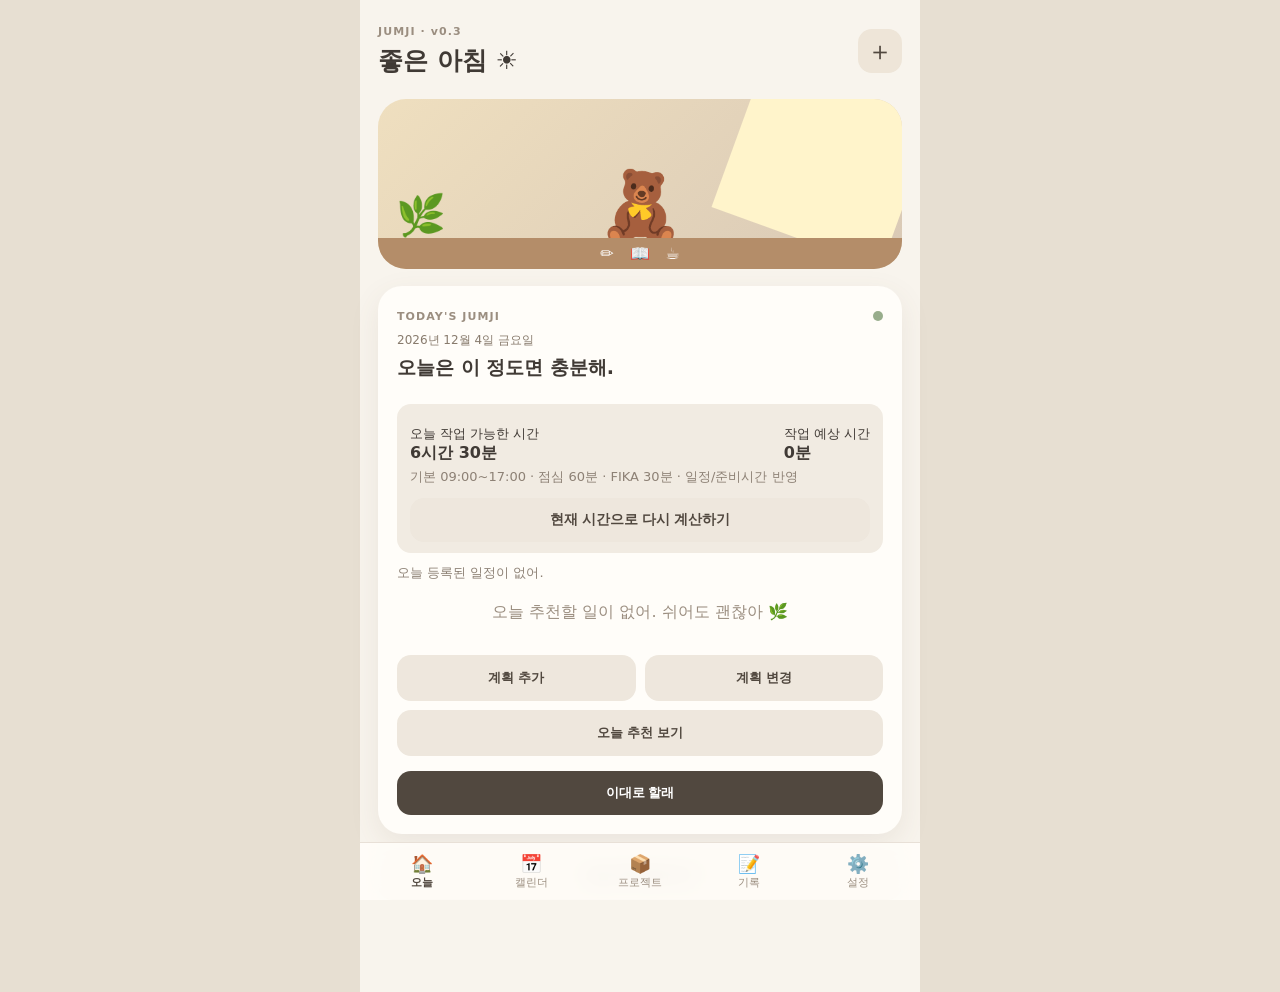
<file: index.html>
<!doctype html>
<html lang="ko">
<head>
<meta charset="UTF-8">
<meta name="viewport" content="width=device-width,initial-scale=1,viewport-fit=cover">
<meta name="theme-color" content="#f7efe2">
<title>점지 v0.3</title>
<link rel="manifest" href="manifest.json">
<link rel="stylesheet" href="style.css">
</head>
<body>
<main class="app">
<header><div><small>JUMJI · v0.3</small><h1>좋은 아침 ☀️</h1></div><button id="capture" class="round" aria-label="빠른 기록">＋</button></header>
<section class="room"><div class="sun"></div><div class="plant">🌿</div><div id="mascot" class="mascot">🧸</div><div class="desk">✏️　📖　☕</div></section>
<section id="today" class="screen"><div class="card"><div class="head"><div><small>TODAY'S JUMJI</small><div id="todayDate" class="todaydate"></div><h2 id="headline">오늘은 이 정도면 충분해.</h2></div><i></i></div><div id="todaySummary"></div><div id="capacity"></div><div id="events"></div><div id="plan"></div><div id="planToolbar" class="plan-toolbar"><button id="addPlannedTask" class="secondary">계획 추가</button><button id="swap" class="secondary">계획 변경</button><button id="recommendPlan" class="secondary">오늘 추천 보기</button></div><div id="eveningSuggestion"></div><div id="todayActions"><button id="accept" class="primary wide">이대로 할래</button><div id="pendingPlanActions"></div></div></div><button id="eveningButton" class="secondary wide evening-entry">오늘 하루 돌아보기</button></section>
<section id="calendar" class="screen hidden"><div class="title"><h2>캘린더</h2><button id="addEvent">＋ 일정</button></div><div class="calendar-note">점지에서 만든 일정과 외부 캘린더 일정은 따로 관리해.</div><div id="eventList"></div></section>
<section id="projects" class="screen hidden"><div class="title"><h2>내 프로젝트</h2><button id="addProject">＋ 프로젝트</button></div><div id="projectList"></div><section class="recurring-section"><div class="title"><h3>반복 작업</h3><button id="addRecurring">＋ 반복 작업</button></div><p class="muted recurring-intro">프로젝트와 별도로 관리할 수 있어. 필요하면 프로젝트 단계에 연결할 수도 있어.</p><div id="recurringList"></div></section></section>
<section id="settings" class="screen hidden"><div class="title"><h2>설정</h2></div><div class="card settings-card"><h3>기본 작업 시간</h3><p class="muted">하루 계획을 계산할 시작 시간과 종료 시간을 설정해.</p><label class="label" for="workStartSetting">작업 시작</label><input class="input" id="workStartSetting" type="time" value="09:00"><label class="label" for="workEndSetting">작업 종료</label><input class="input" id="workEndSetting" type="time" value="17:00"><h3>작업 가능 요일</h3><div class="workday-picker" aria-label="작업 가능 요일"><button type="button" data-workday="1">월</button><button type="button" data-workday="2">화</button><button type="button" data-workday="3">수</button><button type="button" data-workday="4">목</button><button type="button" data-workday="5">금</button><button type="button" data-workday="6">토</button><button type="button" data-workday="0">일</button></div><h3>점심 시간</h3><label class="settings-toggle"><input id="lunchEnabled" type="checkbox"><span>사용 여부</span></label><label class="label" for="lunchDuration">시간</label><select class="input duration-input" id="lunchDuration" aria-label="점심 시간"><option value="5">5분</option><option value="10">10분</option><option value="15">15분</option><option value="20">20분</option><option value="25">25분</option><option value="30">30분</option><option value="35">35분</option><option value="40">40분</option><option value="45">45분</option><option value="50">50분</option><option value="55">55분</option><option value="60">60분</option><option value="65">65분</option><option value="70">70분</option><option value="75">75분</option><option value="80">80분</option><option value="85">85분</option><option value="90">90분</option><option value="95">95분</option><option value="100">100분</option><option value="105">105분</option><option value="110">110분</option><option value="115">115분</option><option value="120">120분</option><option value="125">125분</option><option value="130">130분</option><option value="135">135분</option><option value="140">140분</option><option value="145">145분</option><option value="150">150분</option><option value="155">155분</option><option value="160">160분</option><option value="165">165분</option><option value="170">170분</option><option value="175">175분</option><option value="180">180분</option></select><h3>FIKA</h3><label class="settings-toggle"><input id="fikaEnabled" type="checkbox"><span>사용 여부</span></label><label class="label" for="fikaDuration">시간</label><select class="input duration-input" id="fikaDuration" aria-label="FIKA 시간"><option value="5">5분</option><option value="10">10분</option><option value="15">15분</option><option value="20">20분</option><option value="25">25분</option><option value="30">30분</option><option value="35">35분</option><option value="40">40분</option><option value="45">45분</option><option value="50">50분</option><option value="55">55분</option><option value="60">60분</option><option value="65">65분</option><option value="70">70분</option><option value="75">75분</option><option value="80">80분</option><option value="85">85분</option><option value="90">90분</option><option value="95">95분</option><option value="100">100분</option><option value="105">105분</option><option value="110">110분</option><option value="115">115분</option><option value="120">120분</option><option value="125">125분</option><option value="130">130분</option><option value="135">135분</option><option value="140">140분</option><option value="145">145분</option><option value="150">150분</option><option value="155">155분</option><option value="160">160분</option><option value="165">165분</option><option value="170">170분</option><option value="175">175분</option><option value="180">180분</option></select><p id="settingsFeedback" class="settings-feedback" role="status" aria-live="polite"></p><button id="saveWorkHours" class="primary wide">설정 저장</button></div></section>
<section id="captureScreen" class="screen hidden"><div class="title"><h2>빠른 기록</h2></div><textarea id="captureText" placeholder="생각난 걸 그냥 적어봐.\n예: 뾰치 할로윈 배경화면도 만들어야겠다."></textarea><button id="saveCapture" class="primary wide">기억해둘게</button></section>
<section id="records" class="screen hidden"><div class="title"><h2>기록</h2><div class="record-actions"><button id="exportData">데이터 백업</button><button id="importData">데이터 가져오기</button><button id="downloadImportBackup" class="hidden">가져오기 전 백업 다운로드</button><button id="restoreImportBackup" class="hidden">복구 백업 복원</button></div></div><input id="importFileInput" type="file" accept="application/json,.json" hidden><div id="reviewCalendar"></div><div id="selectedDayReview"></div><hr><h3>빠른 메모</h3><div id="captureList"></div></section>
<section id="evening" class="screen hidden"><div class="title"><h2>오늘 하루 돌아보기</h2><button id="backToToday">오늘</button></div><div id="eveningList"></div></section>
<nav><button data-screen="today" class="active">🏠<span>오늘</span></button><button data-screen="calendar">📅<span>캘린더</span></button><button data-screen="projects">📦<span>프로젝트</span></button><button data-screen="records">📝<span>기록</span></button><button data-screen="settings">⚙️<span>설정</span></button></nav>
<div id="pwaUpdateNotice" class="pwa-update hidden" role="status" aria-live="polite"><span>새 버전을 사용할 수 있어. 지금 적용할까?</span><div><button id="applyPwaUpdate" class="primary small-button">업데이트 적용</button><button id="dismissPwaUpdate" class="secondary small-button">나중에</button></div></div><div id="toast" class="toast hidden"></div><div id="modal" class="modal hidden"><div class="sheet"><div class="sheethead"><h3 id="modalTitle"></h3><button id="close">×</button></div><div id="modalBody"></div></div></div>
</main>
<script src="import-data.js?v=30"></script><script src="planner-engine.js?v=30"></script><script src="app.js?v=30"></script>
</body>
</html>
</file>
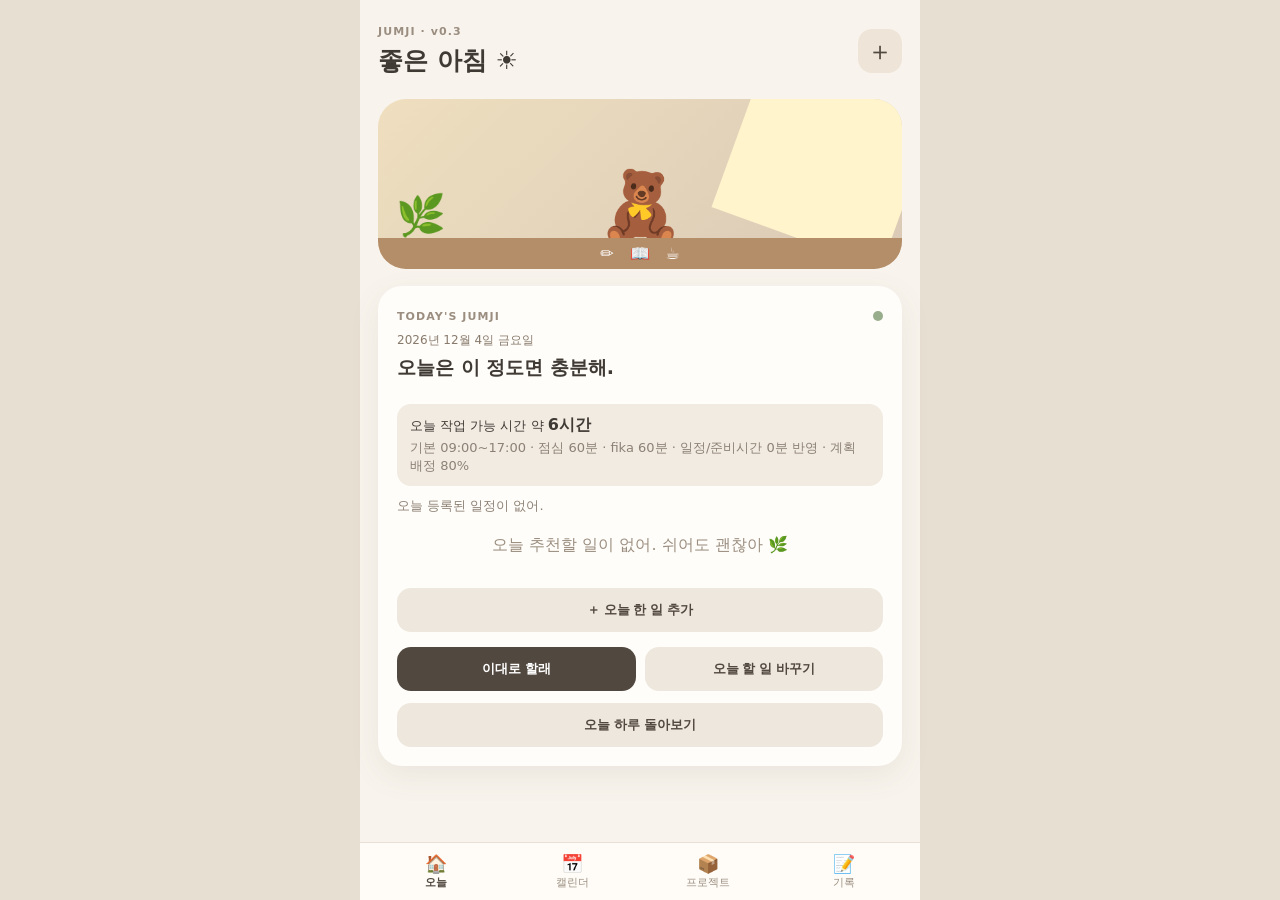
<file: backup-before-export-20260928-1043/index.html>
<!doctype html>
<html lang="ko">
<head>
<meta charset="UTF-8">
<meta name="viewport" content="width=device-width,initial-scale=1,viewport-fit=cover">
<meta name="theme-color" content="#f7efe2">
<title>점지 v0.3</title>
<link rel="manifest" href="manifest.json">
<link rel="stylesheet" href="style.css">
</head>
<body>
<main class="app">
<header><div><small>JUMJI · v0.3</small><h1>좋은 아침 ☀️</h1></div><button id="capture" class="round" aria-label="빠른 기록">＋</button></header>
<section class="room"><div class="sun"></div><div class="plant">🌿</div><div id="mascot" class="mascot">🧸</div><div class="desk">✏️　📖　☕</div></section>
<section id="today" class="screen"><div class="card"><div class="head"><div><small>TODAY'S JUMJI</small><div id="todayDate" class="todaydate"></div><h2 id="headline">오늘은 이 정도면 충분해.</h2></div><i></i></div><div id="todaySummary"></div><div id="capacity"></div><div id="events"></div><div id="plan"></div><div id="eveningSuggestion"></div><button id="addTodayTask" class="secondary wide">＋ 오늘 한 일 추가</button><div class="actions" id="todayActions"><button id="accept" class="primary">이대로 할래</button><button id="swap" class="secondary">오늘 할 일 바꾸기</button></div><button id="eveningButton" class="secondary wide">오늘 하루 돌아보기</button></div></section>
<section id="calendar" class="screen hidden"><div class="title"><h2>캘린더</h2><button id="addEvent">＋ 일정</button></div><div class="calendar-note">점지에서 만든 일정과 외부 캘린더 일정은 따로 관리해.</div><div id="eventList"></div></section>
<section id="projects" class="screen hidden"><div class="title"><h2>내 프로젝트</h2><button id="addProject">＋ 프로젝트</button></div><div id="projectList"></div></section>
<section id="captureScreen" class="screen hidden"><div class="title"><h2>빠른 기록</h2></div><textarea id="captureText" placeholder="생각난 걸 그냥 적어봐.\n예: 뾰치 할로윈 배경화면도 만들어야겠다."></textarea><button id="saveCapture" class="primary wide">기억해둘게</button></section>
<section id="records" class="screen hidden"><div class="title"><h2>기록</h2></div><div id="reviewCalendar"></div><div id="selectedDayReview"></div><hr><h3>빠른 메모</h3><div id="captureList"></div></section>
<section id="evening" class="screen hidden"><div class="title"><h2>오늘 하루 돌아보기</h2><button id="backToToday">오늘</button></div><div id="eveningList"></div></section>
<nav><button data-screen="today" class="active">🏠<span>오늘</span></button><button data-screen="calendar">📅<span>캘린더</span></button><button data-screen="projects">📦<span>프로젝트</span></button><button data-screen="records">📝<span>기록</span></button></nav>
<div id="toast" class="toast hidden"></div><div id="modal" class="modal hidden"><div class="sheet"><div class="sheethead"><h3 id="modalTitle"></h3><button id="close">×</button></div><div id="modalBody"></div></div></div>
</main>
<script src="app.js"></script>
</body>
</html>
</file>
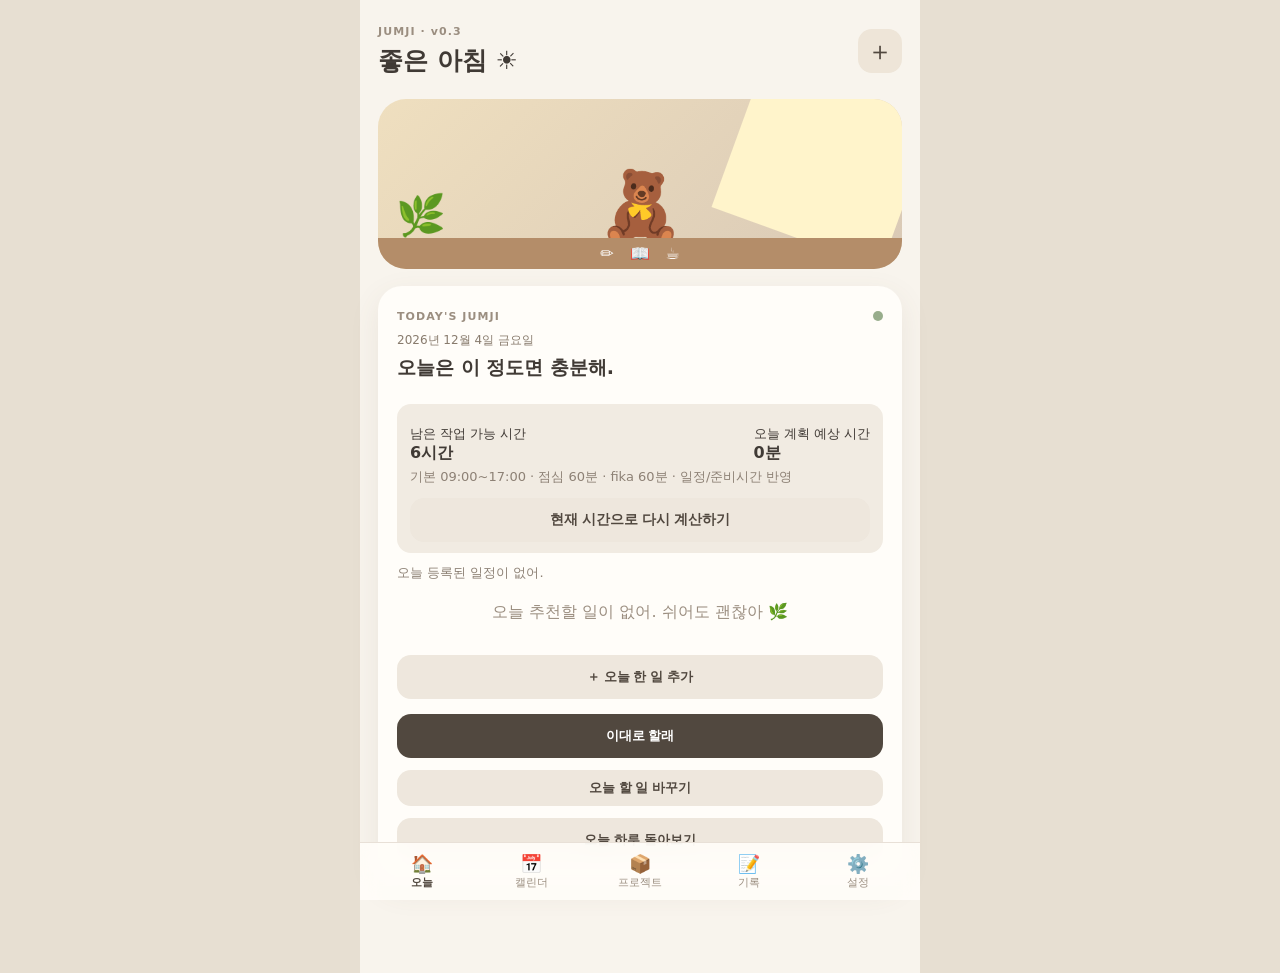
<file: backup-before-plan-editor-20260928-1608/index.html>
<!doctype html>
<html lang="ko">
<head>
<meta charset="UTF-8">
<meta name="viewport" content="width=device-width,initial-scale=1,viewport-fit=cover">
<meta name="theme-color" content="#f7efe2">
<title>점지 v0.3</title>
<link rel="manifest" href="manifest.json">
<link rel="stylesheet" href="style.css">
</head>
<body>
<main class="app">
<header><div><small>JUMJI · v0.3</small><h1>좋은 아침 ☀️</h1></div><button id="capture" class="round" aria-label="빠른 기록">＋</button></header>
<section class="room"><div class="sun"></div><div class="plant">🌿</div><div id="mascot" class="mascot">🧸</div><div class="desk">✏️　📖　☕</div></section>
<section id="today" class="screen"><div class="card"><div class="head"><div><small>TODAY'S JUMJI</small><div id="todayDate" class="todaydate"></div><h2 id="headline">오늘은 이 정도면 충분해.</h2></div><i></i></div><div id="todaySummary"></div><div id="capacity"></div><div id="events"></div><div id="plan"></div><div id="eveningSuggestion"></div><button id="addTodayTask" class="secondary wide">＋ 오늘 한 일 추가</button><div id="todayActions"><button id="accept" class="primary wide">이대로 할래</button><button id="swap" class="secondary wide">오늘 할 일 바꾸기</button><div id="pendingPlanActions"></div></div><button id="eveningButton" class="secondary wide">오늘 하루 돌아보기</button></div></section>
<section id="calendar" class="screen hidden"><div class="title"><h2>캘린더</h2><button id="addEvent">＋ 일정</button></div><div class="calendar-note">점지에서 만든 일정과 외부 캘린더 일정은 따로 관리해.</div><div id="eventList"></div></section>
<section id="projects" class="screen hidden"><div class="title"><h2>내 프로젝트</h2><button id="addProject">＋ 프로젝트</button></div><div id="projectList"></div></section>
<section id="settings" class="screen hidden"><div class="title"><h2>설정</h2></div><div class="card settings-card"><h3>기본 작업 시간</h3><p class="muted">하루 계획을 계산할 시작 시간과 종료 시간을 설정해.</p><label class="label" for="workStartSetting">작업 시작</label><input class="input" id="workStartSetting" type="time" value="09:00"><label class="label" for="workEndSetting">작업 종료</label><input class="input" id="workEndSetting" type="time" value="17:00"><p id="settingsFeedback" class="settings-feedback" role="status" aria-live="polite"></p><button id="saveWorkHours" class="primary wide">작업 시간 저장</button></div></section>
<section id="captureScreen" class="screen hidden"><div class="title"><h2>빠른 기록</h2></div><textarea id="captureText" placeholder="생각난 걸 그냥 적어봐.\n예: 뾰치 할로윈 배경화면도 만들어야겠다."></textarea><button id="saveCapture" class="primary wide">기억해둘게</button></section>
<section id="records" class="screen hidden"><div class="title"><h2>기록</h2><button id="exportData">데이터 백업</button></div><div id="reviewCalendar"></div><div id="selectedDayReview"></div><hr><h3>빠른 메모</h3><div id="captureList"></div></section>
<section id="evening" class="screen hidden"><div class="title"><h2>오늘 하루 돌아보기</h2><button id="backToToday">오늘</button></div><div id="eveningList"></div></section>
<nav><button data-screen="today" class="active">🏠<span>오늘</span></button><button data-screen="calendar">📅<span>캘린더</span></button><button data-screen="projects">📦<span>프로젝트</span></button><button data-screen="records">📝<span>기록</span></button><button data-screen="settings">⚙️<span>설정</span></button></nav>
<div id="toast" class="toast hidden"></div><div id="modal" class="modal hidden"><div class="sheet"><div class="sheethead"><h3 id="modalTitle"></h3><button id="close">×</button></div><div id="modalBody"></div></div></div>
</main>
<script src="app.js"></script>
</body>
</html>
</file>
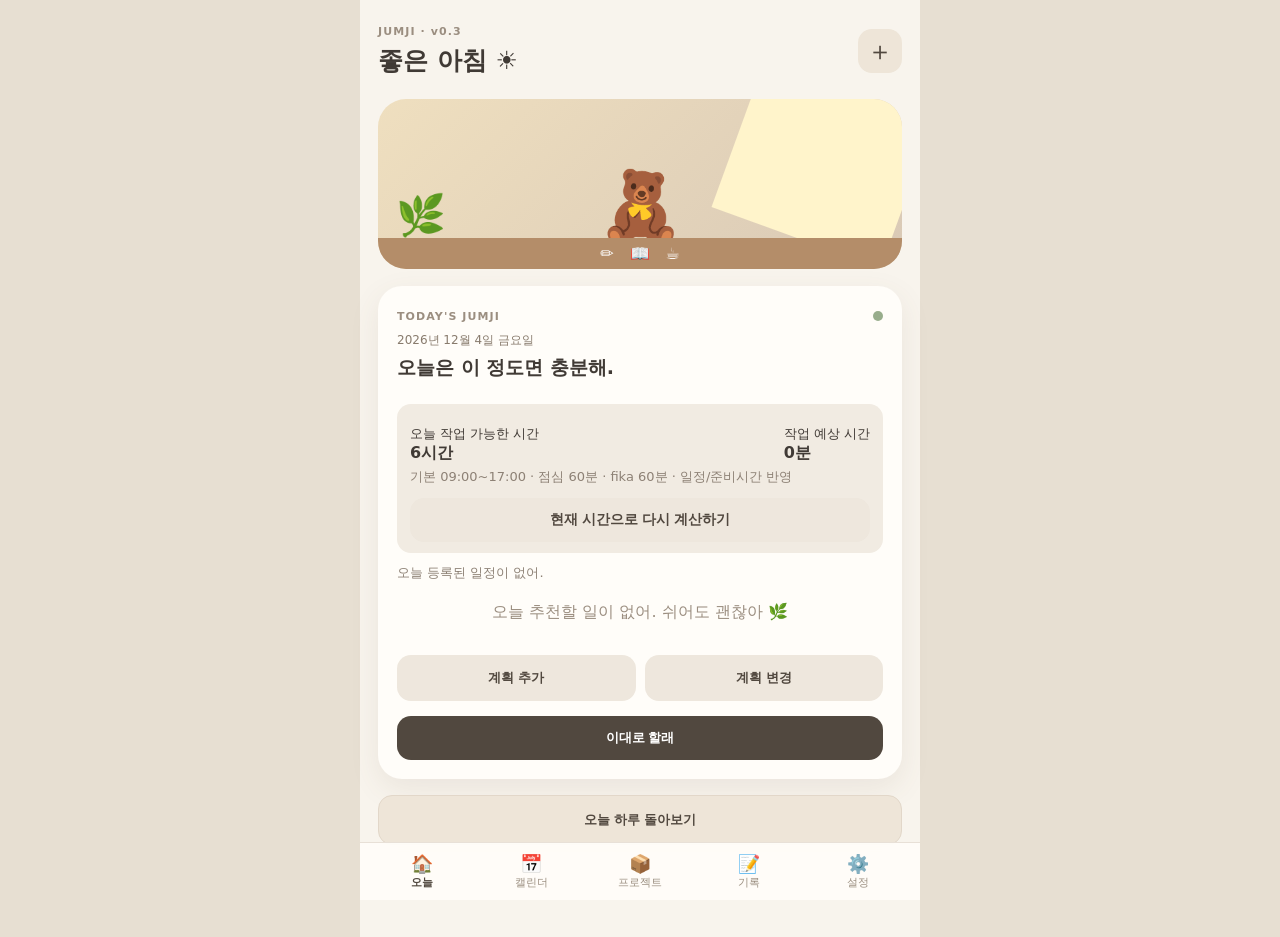
<file: backup-before-progress-recurrence-20260928-181656/index.html>
<!doctype html>
<html lang="ko">
<head>
<meta charset="UTF-8">
<meta name="viewport" content="width=device-width,initial-scale=1,viewport-fit=cover">
<meta name="theme-color" content="#f7efe2">
<title>점지 v0.3</title>
<link rel="manifest" href="manifest.json">
<link rel="stylesheet" href="style.css">
</head>
<body>
<main class="app">
<header><div><small>JUMJI · v0.3</small><h1>좋은 아침 ☀️</h1></div><button id="capture" class="round" aria-label="빠른 기록">＋</button></header>
<section class="room"><div class="sun"></div><div class="plant">🌿</div><div id="mascot" class="mascot">🧸</div><div class="desk">✏️　📖　☕</div></section>
<section id="today" class="screen"><div class="card"><div class="head"><div><small>TODAY'S JUMJI</small><div id="todayDate" class="todaydate"></div><h2 id="headline">오늘은 이 정도면 충분해.</h2></div><i></i></div><div id="todaySummary"></div><div id="capacity"></div><div id="events"></div><div id="plan"></div><div id="planToolbar" class="plan-toolbar"><button id="addPlannedTask" class="secondary">계획 추가</button><button id="swap" class="secondary">계획 변경</button></div><div id="eveningSuggestion"></div><div id="todayActions"><button id="accept" class="primary wide">이대로 할래</button><div id="pendingPlanActions"></div></div></div><button id="eveningButton" class="secondary wide evening-entry">오늘 하루 돌아보기</button></section>
<section id="calendar" class="screen hidden"><div class="title"><h2>캘린더</h2><button id="addEvent">＋ 일정</button></div><div class="calendar-note">점지에서 만든 일정과 외부 캘린더 일정은 따로 관리해.</div><div id="eventList"></div></section>
<section id="projects" class="screen hidden"><div class="title"><h2>내 프로젝트</h2><button id="addProject">＋ 프로젝트</button></div><div id="projectList"></div></section>
<section id="settings" class="screen hidden"><div class="title"><h2>설정</h2></div><div class="card settings-card"><h3>기본 작업 시간</h3><p class="muted">하루 계획을 계산할 시작 시간과 종료 시간을 설정해.</p><label class="label" for="workStartSetting">작업 시작</label><input class="input" id="workStartSetting" type="time" value="09:00"><label class="label" for="workEndSetting">작업 종료</label><input class="input" id="workEndSetting" type="time" value="17:00"><p id="settingsFeedback" class="settings-feedback" role="status" aria-live="polite"></p><button id="saveWorkHours" class="primary wide">작업 시간 저장</button></div></section>
<section id="captureScreen" class="screen hidden"><div class="title"><h2>빠른 기록</h2></div><textarea id="captureText" placeholder="생각난 걸 그냥 적어봐.\n예: 뾰치 할로윈 배경화면도 만들어야겠다."></textarea><button id="saveCapture" class="primary wide">기억해둘게</button></section>
<section id="records" class="screen hidden"><div class="title"><h2>기록</h2><button id="exportData">데이터 백업</button></div><div id="reviewCalendar"></div><div id="selectedDayReview"></div><hr><h3>빠른 메모</h3><div id="captureList"></div></section>
<section id="evening" class="screen hidden"><div class="title"><h2>오늘 하루 돌아보기</h2><button id="backToToday">오늘</button></div><div id="eveningList"></div></section>
<nav><button data-screen="today" class="active">🏠<span>오늘</span></button><button data-screen="calendar">📅<span>캘린더</span></button><button data-screen="projects">📦<span>프로젝트</span></button><button data-screen="records">📝<span>기록</span></button><button data-screen="settings">⚙️<span>설정</span></button></nav>
<div id="toast" class="toast hidden"></div><div id="modal" class="modal hidden"><div class="sheet"><div class="sheethead"><h3 id="modalTitle"></h3><button id="close">×</button></div><div id="modalBody"></div></div></div>
</main>
<script src="app.js"></script>
</body>
</html>
</file>
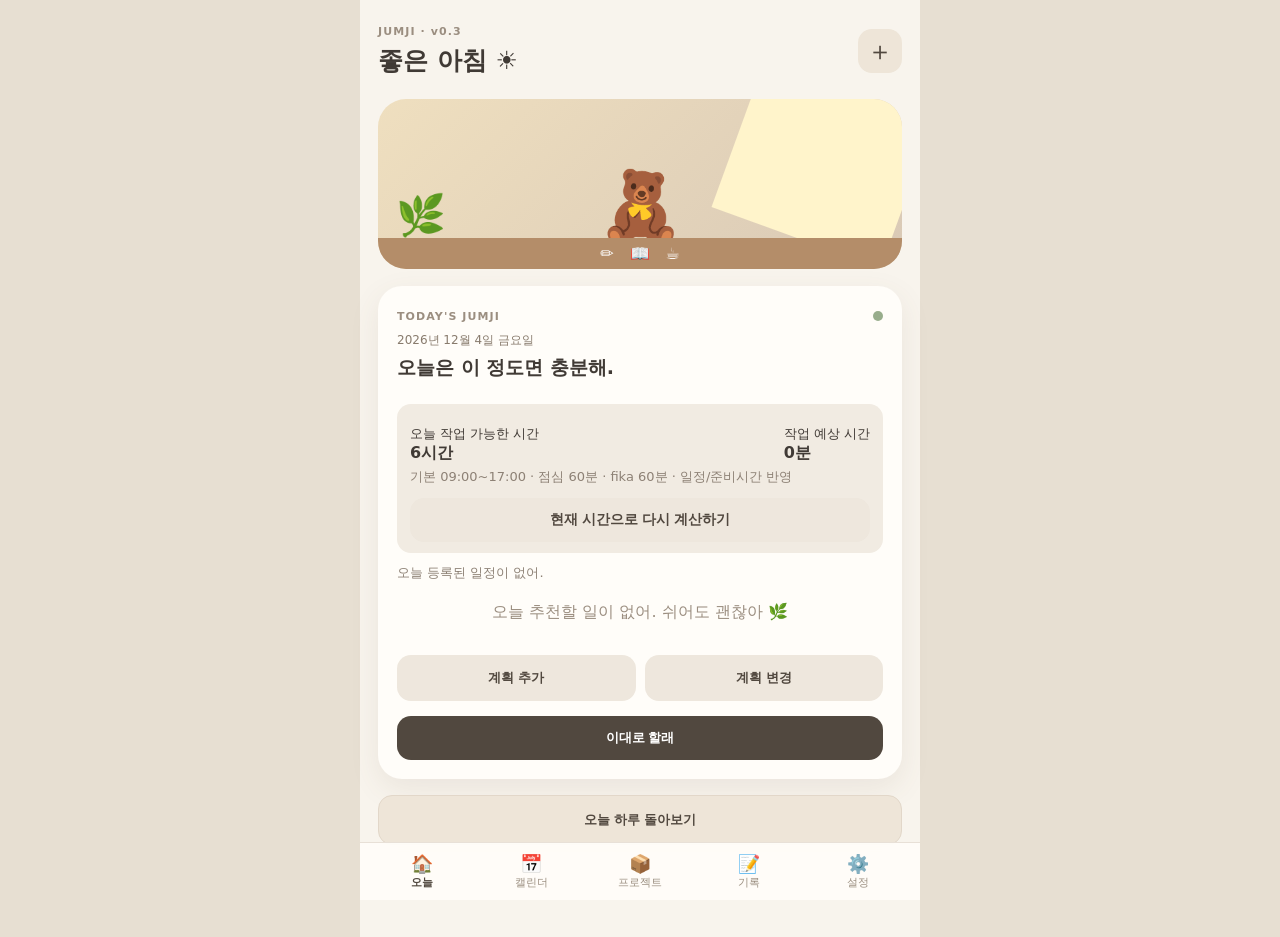
<file: backup-before-recurring-resume-20260929-2228/index.html>
<!doctype html>
<html lang="ko">
<head>
<meta charset="UTF-8">
<meta name="viewport" content="width=device-width,initial-scale=1,viewport-fit=cover">
<meta name="theme-color" content="#f7efe2">
<title>점지 v0.3</title>
<link rel="manifest" href="manifest.json">
<link rel="stylesheet" href="style.css">
</head>
<body>
<main class="app">
<header><div><small>JUMJI · v0.3</small><h1>좋은 아침 ☀️</h1></div><button id="capture" class="round" aria-label="빠른 기록">＋</button></header>
<section class="room"><div class="sun"></div><div class="plant">🌿</div><div id="mascot" class="mascot">🧸</div><div class="desk">✏️　📖　☕</div></section>
<section id="today" class="screen"><div class="card"><div class="head"><div><small>TODAY'S JUMJI</small><div id="todayDate" class="todaydate"></div><h2 id="headline">오늘은 이 정도면 충분해.</h2></div><i></i></div><div id="todaySummary"></div><div id="capacity"></div><div id="events"></div><div id="plan"></div><div id="planToolbar" class="plan-toolbar"><button id="addPlannedTask" class="secondary">계획 추가</button><button id="swap" class="secondary">계획 변경</button></div><div id="eveningSuggestion"></div><div id="todayActions"><button id="accept" class="primary wide">이대로 할래</button><div id="pendingPlanActions"></div></div></div><button id="eveningButton" class="secondary wide evening-entry">오늘 하루 돌아보기</button></section>
<section id="calendar" class="screen hidden"><div class="title"><h2>캘린더</h2><button id="addEvent">＋ 일정</button></div><div class="calendar-note">점지에서 만든 일정과 외부 캘린더 일정은 따로 관리해.</div><div id="eventList"></div></section>
<section id="projects" class="screen hidden"><div class="title"><h2>내 프로젝트</h2><button id="addProject">＋ 프로젝트</button></div><div id="projectList"></div><section class="recurring-section"><div class="title"><h3>반복 작업</h3><button id="addRecurring">＋ 반복 작업</button></div><p class="muted recurring-intro">프로젝트와 별도로 관리할 수 있어. 필요하면 프로젝트 단계에 연결할 수도 있어.</p><div id="recurringList"></div></section></section>
<section id="settings" class="screen hidden"><div class="title"><h2>설정</h2></div><div class="card settings-card"><h3>기본 작업 시간</h3><p class="muted">하루 계획을 계산할 시작 시간과 종료 시간을 설정해.</p><label class="label" for="workStartSetting">작업 시작</label><input class="input" id="workStartSetting" type="time" value="09:00"><label class="label" for="workEndSetting">작업 종료</label><input class="input" id="workEndSetting" type="time" value="17:00"><p id="settingsFeedback" class="settings-feedback" role="status" aria-live="polite"></p><button id="saveWorkHours" class="primary wide">작업 시간 저장</button></div></section>
<section id="captureScreen" class="screen hidden"><div class="title"><h2>빠른 기록</h2></div><textarea id="captureText" placeholder="생각난 걸 그냥 적어봐.\n예: 뾰치 할로윈 배경화면도 만들어야겠다."></textarea><button id="saveCapture" class="primary wide">기억해둘게</button></section>
<section id="records" class="screen hidden"><div class="title"><h2>기록</h2><button id="exportData">데이터 백업</button></div><div id="reviewCalendar"></div><div id="selectedDayReview"></div><hr><h3>빠른 메모</h3><div id="captureList"></div></section>
<section id="evening" class="screen hidden"><div class="title"><h2>오늘 하루 돌아보기</h2><button id="backToToday">오늘</button></div><div id="eveningList"></div></section>
<nav><button data-screen="today" class="active">🏠<span>오늘</span></button><button data-screen="calendar">📅<span>캘린더</span></button><button data-screen="projects">📦<span>프로젝트</span></button><button data-screen="records">📝<span>기록</span></button><button data-screen="settings">⚙️<span>설정</span></button></nav>
<div id="pwaUpdateNotice" class="pwa-update hidden" role="status" aria-live="polite"><span>새 버전을 사용할 수 있어. 지금 적용할까?</span><div><button id="applyPwaUpdate" class="primary small-button">업데이트 적용</button><button id="dismissPwaUpdate" class="secondary small-button">나중에</button></div></div><div id="toast" class="toast hidden"></div><div id="modal" class="modal hidden"><div class="sheet"><div class="sheethead"><h3 id="modalTitle"></h3><button id="close">×</button></div><div id="modalBody"></div></div></div>
</main>
<script src="app.js"></script>
</body>
</html>
</file>
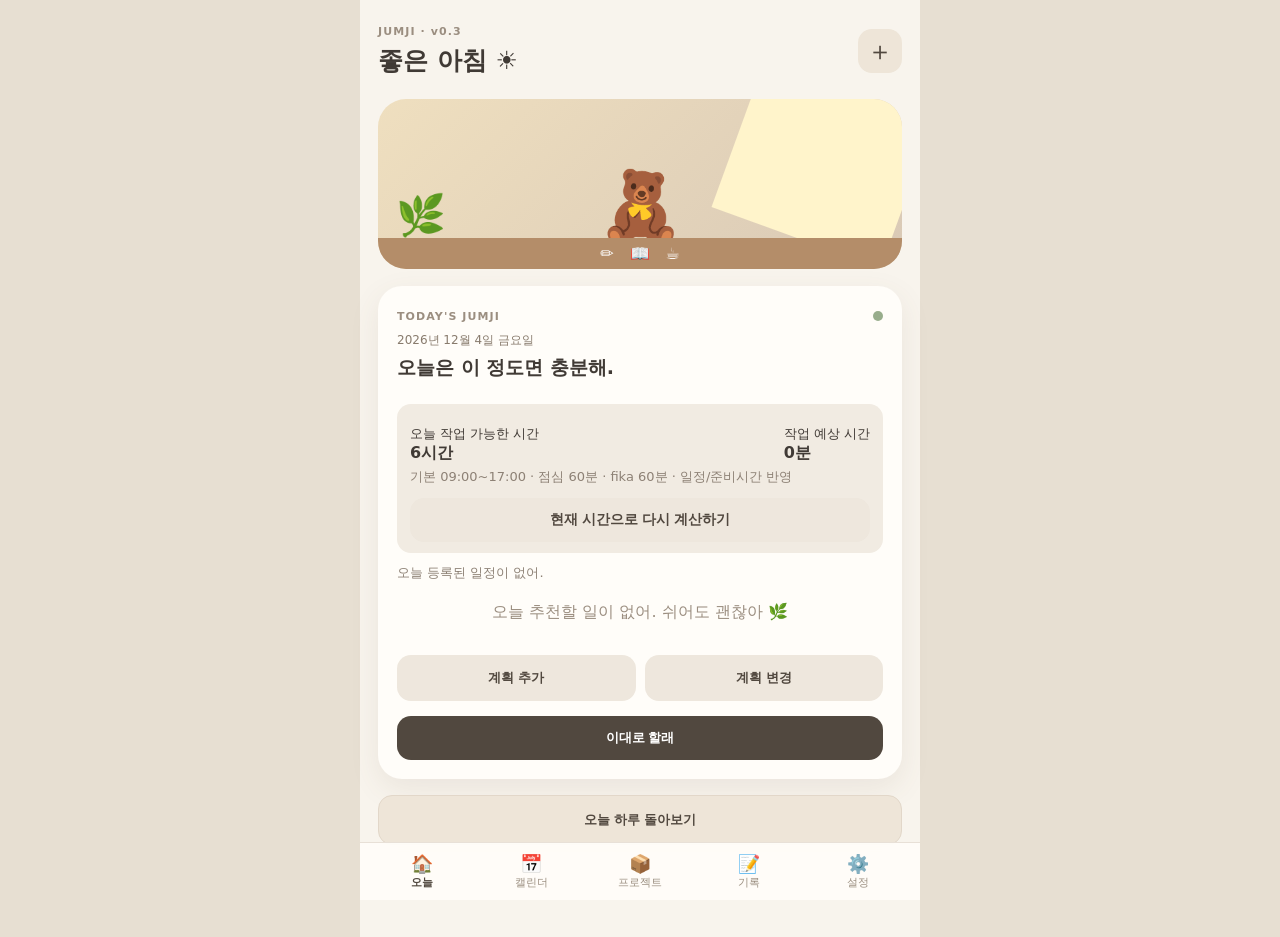
<file: backup-before-recurring-ui-20260928-233414/index.html>
<!doctype html>
<html lang="ko">
<head>
<meta charset="UTF-8">
<meta name="viewport" content="width=device-width,initial-scale=1,viewport-fit=cover">
<meta name="theme-color" content="#f7efe2">
<title>점지 v0.3</title>
<link rel="manifest" href="manifest.json">
<link rel="stylesheet" href="style.css">
</head>
<body>
<main class="app">
<header><div><small>JUMJI · v0.3</small><h1>좋은 아침 ☀️</h1></div><button id="capture" class="round" aria-label="빠른 기록">＋</button></header>
<section class="room"><div class="sun"></div><div class="plant">🌿</div><div id="mascot" class="mascot">🧸</div><div class="desk">✏️　📖　☕</div></section>
<section id="today" class="screen"><div class="card"><div class="head"><div><small>TODAY'S JUMJI</small><div id="todayDate" class="todaydate"></div><h2 id="headline">오늘은 이 정도면 충분해.</h2></div><i></i></div><div id="todaySummary"></div><div id="capacity"></div><div id="events"></div><div id="plan"></div><div id="planToolbar" class="plan-toolbar"><button id="addPlannedTask" class="secondary">계획 추가</button><button id="swap" class="secondary">계획 변경</button></div><div id="eveningSuggestion"></div><div id="todayActions"><button id="accept" class="primary wide">이대로 할래</button><div id="pendingPlanActions"></div></div></div><button id="eveningButton" class="secondary wide evening-entry">오늘 하루 돌아보기</button></section>
<section id="calendar" class="screen hidden"><div class="title"><h2>캘린더</h2><button id="addEvent">＋ 일정</button></div><div class="calendar-note">점지에서 만든 일정과 외부 캘린더 일정은 따로 관리해.</div><div id="eventList"></div></section>
<section id="projects" class="screen hidden"><div class="title"><h2>내 프로젝트</h2><button id="addProject">＋ 프로젝트</button></div><div id="projectList"></div></section>
<section id="settings" class="screen hidden"><div class="title"><h2>설정</h2></div><div class="card settings-card"><h3>기본 작업 시간</h3><p class="muted">하루 계획을 계산할 시작 시간과 종료 시간을 설정해.</p><label class="label" for="workStartSetting">작업 시작</label><input class="input" id="workStartSetting" type="time" value="09:00"><label class="label" for="workEndSetting">작업 종료</label><input class="input" id="workEndSetting" type="time" value="17:00"><p id="settingsFeedback" class="settings-feedback" role="status" aria-live="polite"></p><button id="saveWorkHours" class="primary wide">작업 시간 저장</button></div><div class="recurring-section"><div class="title"><h3>반복 작업</h3><button id="addRecurring">＋ 반복 작업</button></div><div id="recurringList"></div></div></section>
<section id="captureScreen" class="screen hidden"><div class="title"><h2>빠른 기록</h2></div><textarea id="captureText" placeholder="생각난 걸 그냥 적어봐.\n예: 뾰치 할로윈 배경화면도 만들어야겠다."></textarea><button id="saveCapture" class="primary wide">기억해둘게</button></section>
<section id="records" class="screen hidden"><div class="title"><h2>기록</h2><button id="exportData">데이터 백업</button></div><div id="reviewCalendar"></div><div id="selectedDayReview"></div><hr><h3>빠른 메모</h3><div id="captureList"></div></section>
<section id="evening" class="screen hidden"><div class="title"><h2>오늘 하루 돌아보기</h2><button id="backToToday">오늘</button></div><div id="eveningList"></div></section>
<nav><button data-screen="today" class="active">🏠<span>오늘</span></button><button data-screen="calendar">📅<span>캘린더</span></button><button data-screen="projects">📦<span>프로젝트</span></button><button data-screen="records">📝<span>기록</span></button><button data-screen="settings">⚙️<span>설정</span></button></nav>
<div id="toast" class="toast hidden"></div><div id="modal" class="modal hidden"><div class="sheet"><div class="sheethead"><h3 id="modalTitle"></h3><button id="close">×</button></div><div id="modalBody"></div></div></div>
</main>
<script src="app.js"></script>
</body>
</html>
</file>
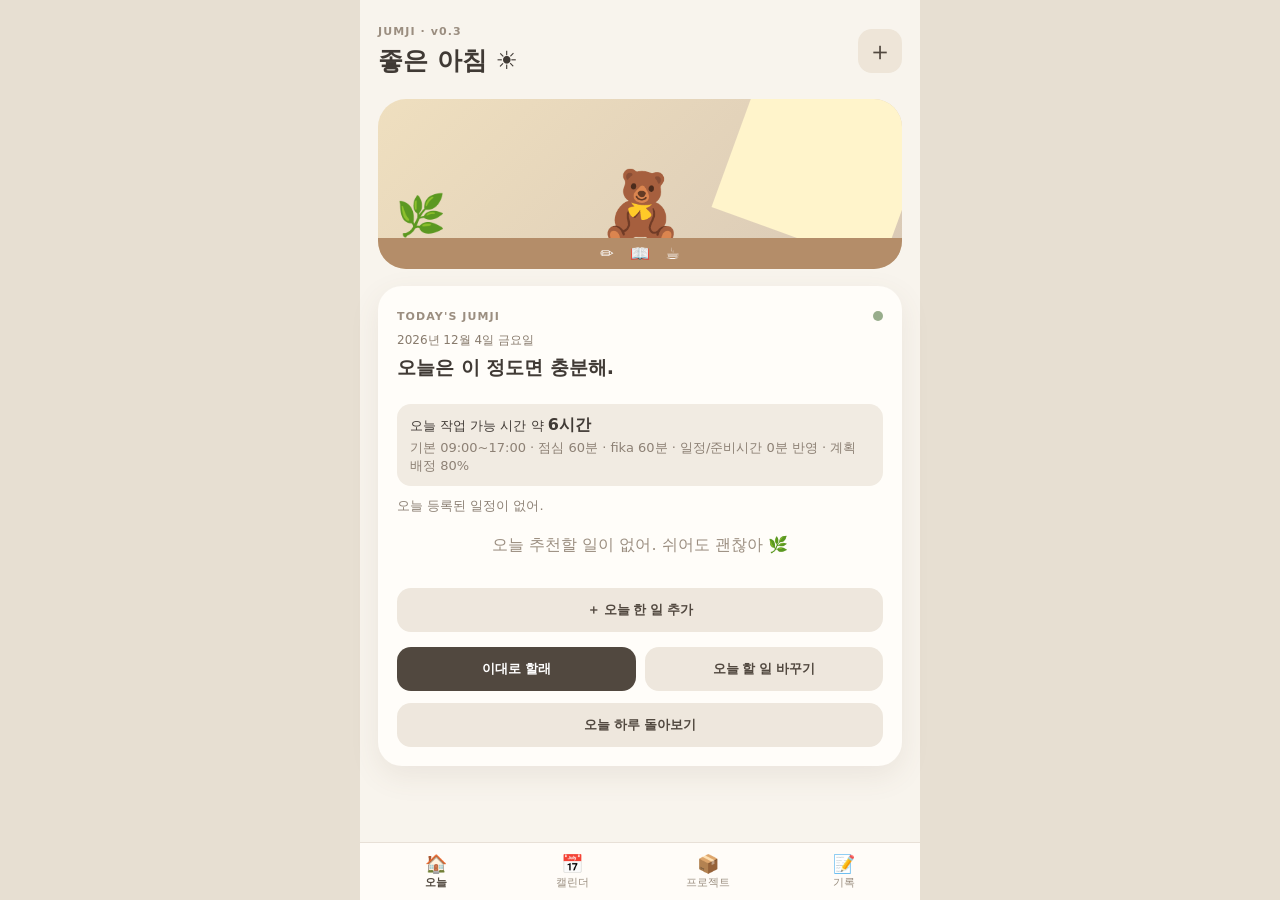
<file: backup-before-time-planning-20260928-1523/index.html>
<!doctype html>
<html lang="ko">
<head>
<meta charset="UTF-8">
<meta name="viewport" content="width=device-width,initial-scale=1,viewport-fit=cover">
<meta name="theme-color" content="#f7efe2">
<title>점지 v0.3</title>
<link rel="manifest" href="manifest.json">
<link rel="stylesheet" href="style.css">
</head>
<body>
<main class="app">
<header><div><small>JUMJI · v0.3</small><h1>좋은 아침 ☀️</h1></div><button id="capture" class="round" aria-label="빠른 기록">＋</button></header>
<section class="room"><div class="sun"></div><div class="plant">🌿</div><div id="mascot" class="mascot">🧸</div><div class="desk">✏️　📖　☕</div></section>
<section id="today" class="screen"><div class="card"><div class="head"><div><small>TODAY'S JUMJI</small><div id="todayDate" class="todaydate"></div><h2 id="headline">오늘은 이 정도면 충분해.</h2></div><i></i></div><div id="todaySummary"></div><div id="capacity"></div><div id="events"></div><div id="plan"></div><div id="eveningSuggestion"></div><button id="addTodayTask" class="secondary wide">＋ 오늘 한 일 추가</button><div class="actions" id="todayActions"><button id="accept" class="primary">이대로 할래</button><button id="swap" class="secondary">오늘 할 일 바꾸기</button></div><button id="eveningButton" class="secondary wide">오늘 하루 돌아보기</button></div></section>
<section id="calendar" class="screen hidden"><div class="title"><h2>캘린더</h2><button id="addEvent">＋ 일정</button></div><div class="calendar-note">점지에서 만든 일정과 외부 캘린더 일정은 따로 관리해.</div><div id="eventList"></div></section>
<section id="projects" class="screen hidden"><div class="title"><h2>내 프로젝트</h2><button id="addProject">＋ 프로젝트</button></div><div id="projectList"></div></section>
<section id="captureScreen" class="screen hidden"><div class="title"><h2>빠른 기록</h2></div><textarea id="captureText" placeholder="생각난 걸 그냥 적어봐.\n예: 뾰치 할로윈 배경화면도 만들어야겠다."></textarea><button id="saveCapture" class="primary wide">기억해둘게</button></section>
<section id="records" class="screen hidden"><div class="title"><h2>기록</h2><button id="exportData">데이터 백업</button></div><div id="reviewCalendar"></div><div id="selectedDayReview"></div><hr><h3>빠른 메모</h3><div id="captureList"></div></section>
<section id="evening" class="screen hidden"><div class="title"><h2>오늘 하루 돌아보기</h2><button id="backToToday">오늘</button></div><div id="eveningList"></div></section>
<nav><button data-screen="today" class="active">🏠<span>오늘</span></button><button data-screen="calendar">📅<span>캘린더</span></button><button data-screen="projects">📦<span>프로젝트</span></button><button data-screen="records">📝<span>기록</span></button></nav>
<div id="toast" class="toast hidden"></div><div id="modal" class="modal hidden"><div class="sheet"><div class="sheethead"><h3 id="modalTitle"></h3><button id="close">×</button></div><div id="modalBody"></div></div></div>
</main>
<script src="app.js"></script>
</body>
</html>
</file>
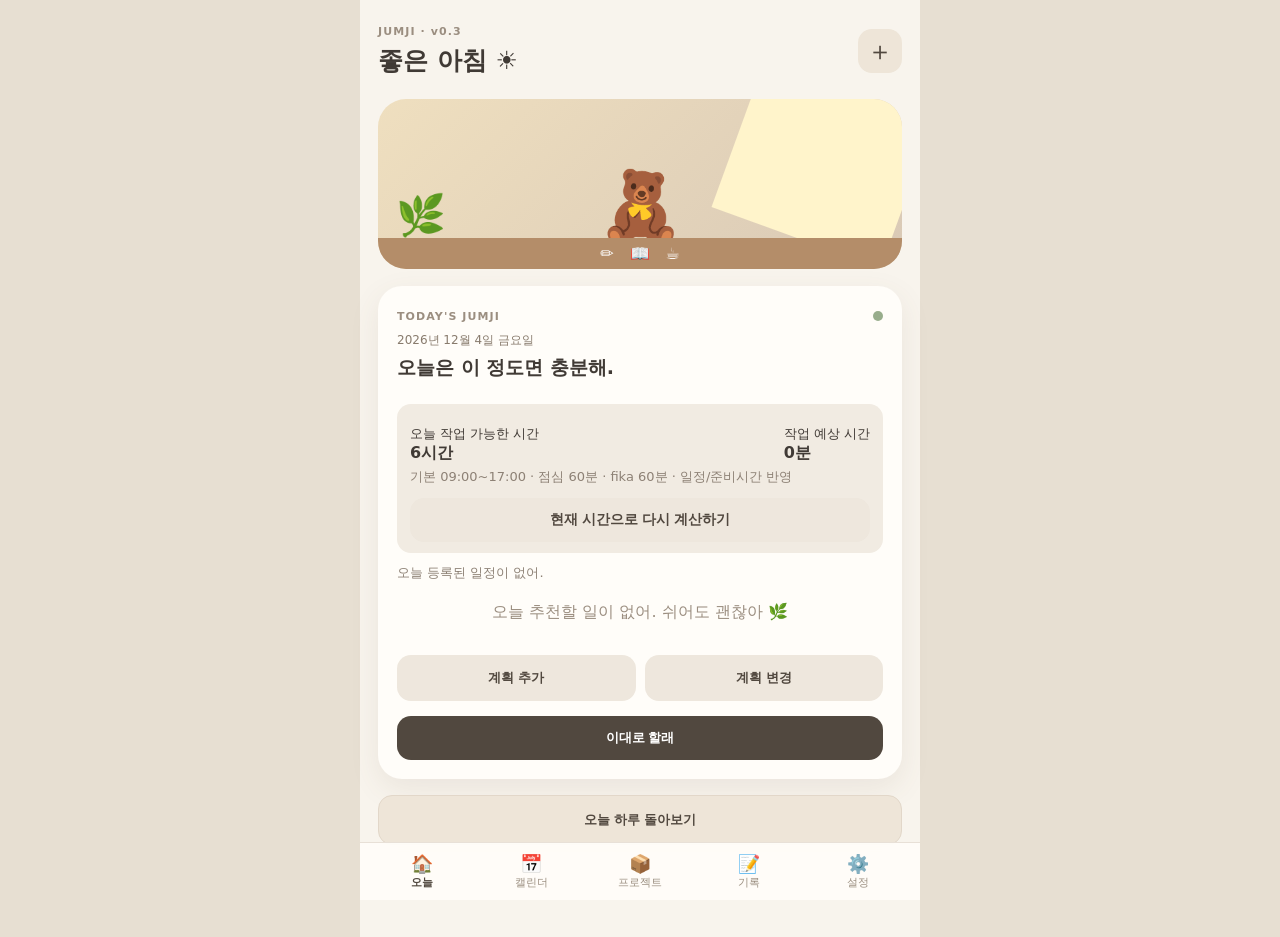
<file: backup-before-v25-update-20260928-235709/index.html>
<!doctype html>
<html lang="ko">
<head>
<meta charset="UTF-8">
<meta name="viewport" content="width=device-width,initial-scale=1,viewport-fit=cover">
<meta name="theme-color" content="#f7efe2">
<title>점지 v0.3</title>
<link rel="manifest" href="manifest.json">
<link rel="stylesheet" href="style.css">
</head>
<body>
<main class="app">
<header><div><small>JUMJI · v0.3</small><h1>좋은 아침 ☀️</h1></div><button id="capture" class="round" aria-label="빠른 기록">＋</button></header>
<section class="room"><div class="sun"></div><div class="plant">🌿</div><div id="mascot" class="mascot">🧸</div><div class="desk">✏️　📖　☕</div></section>
<section id="today" class="screen"><div class="card"><div class="head"><div><small>TODAY'S JUMJI</small><div id="todayDate" class="todaydate"></div><h2 id="headline">오늘은 이 정도면 충분해.</h2></div><i></i></div><div id="todaySummary"></div><div id="capacity"></div><div id="events"></div><div id="plan"></div><div id="planToolbar" class="plan-toolbar"><button id="addPlannedTask" class="secondary">계획 추가</button><button id="swap" class="secondary">계획 변경</button></div><div id="eveningSuggestion"></div><div id="todayActions"><button id="accept" class="primary wide">이대로 할래</button><div id="pendingPlanActions"></div></div></div><button id="eveningButton" class="secondary wide evening-entry">오늘 하루 돌아보기</button></section>
<section id="calendar" class="screen hidden"><div class="title"><h2>캘린더</h2><button id="addEvent">＋ 일정</button></div><div class="calendar-note">점지에서 만든 일정과 외부 캘린더 일정은 따로 관리해.</div><div id="eventList"></div></section>
<section id="projects" class="screen hidden"><div class="title"><h2>내 프로젝트</h2><button id="addProject">＋ 프로젝트</button></div><div id="projectList"></div><section class="recurring-section"><div class="title"><h3>반복 작업</h3><button id="addRecurring">＋ 반복 작업</button></div><p class="muted recurring-intro">프로젝트와 별도로 관리할 수 있어. 필요하면 프로젝트 단계에 연결할 수도 있어.</p><div id="recurringList"></div></section></section>
<section id="settings" class="screen hidden"><div class="title"><h2>설정</h2></div><div class="card settings-card"><h3>기본 작업 시간</h3><p class="muted">하루 계획을 계산할 시작 시간과 종료 시간을 설정해.</p><label class="label" for="workStartSetting">작업 시작</label><input class="input" id="workStartSetting" type="time" value="09:00"><label class="label" for="workEndSetting">작업 종료</label><input class="input" id="workEndSetting" type="time" value="17:00"><p id="settingsFeedback" class="settings-feedback" role="status" aria-live="polite"></p><button id="saveWorkHours" class="primary wide">작업 시간 저장</button></div></section>
<section id="captureScreen" class="screen hidden"><div class="title"><h2>빠른 기록</h2></div><textarea id="captureText" placeholder="생각난 걸 그냥 적어봐.\n예: 뾰치 할로윈 배경화면도 만들어야겠다."></textarea><button id="saveCapture" class="primary wide">기억해둘게</button></section>
<section id="records" class="screen hidden"><div class="title"><h2>기록</h2><button id="exportData">데이터 백업</button></div><div id="reviewCalendar"></div><div id="selectedDayReview"></div><hr><h3>빠른 메모</h3><div id="captureList"></div></section>
<section id="evening" class="screen hidden"><div class="title"><h2>오늘 하루 돌아보기</h2><button id="backToToday">오늘</button></div><div id="eveningList"></div></section>
<nav><button data-screen="today" class="active">🏠<span>오늘</span></button><button data-screen="calendar">📅<span>캘린더</span></button><button data-screen="projects">📦<span>프로젝트</span></button><button data-screen="records">📝<span>기록</span></button><button data-screen="settings">⚙️<span>설정</span></button></nav>
<div id="toast" class="toast hidden"></div><div id="modal" class="modal hidden"><div class="sheet"><div class="sheethead"><h3 id="modalTitle"></h3><button id="close">×</button></div><div id="modalBody"></div></div></div>
</main>
<script src="app.js"></script>
</body>
</html>
</file>
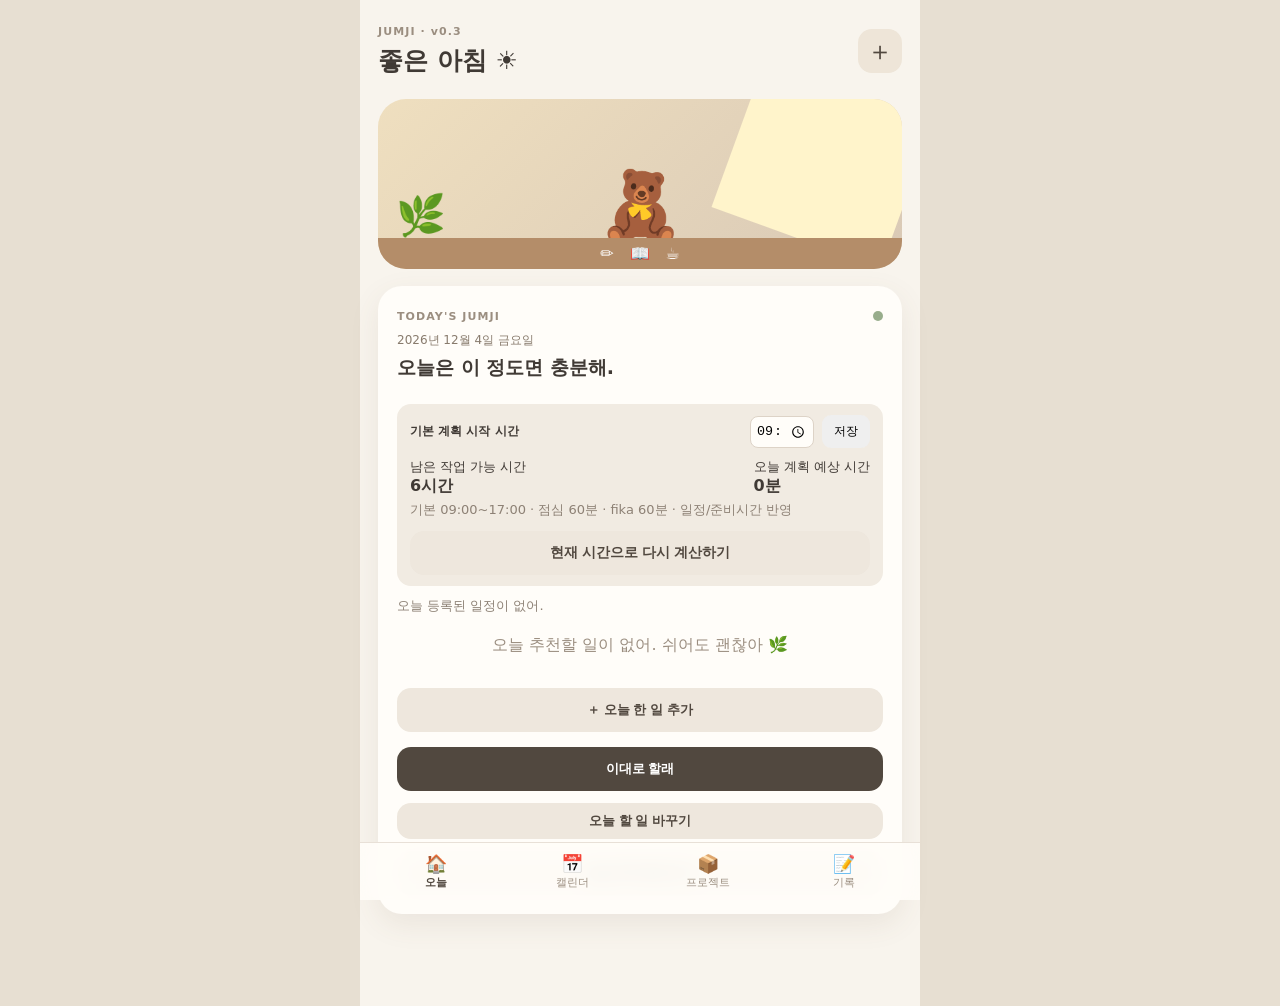
<file: backup-before-work-hours-settings-20260928-1555/index.html>
<!doctype html>
<html lang="ko">
<head>
<meta charset="UTF-8">
<meta name="viewport" content="width=device-width,initial-scale=1,viewport-fit=cover">
<meta name="theme-color" content="#f7efe2">
<title>점지 v0.3</title>
<link rel="manifest" href="manifest.json">
<link rel="stylesheet" href="style.css">
</head>
<body>
<main class="app">
<header><div><small>JUMJI · v0.3</small><h1>좋은 아침 ☀️</h1></div><button id="capture" class="round" aria-label="빠른 기록">＋</button></header>
<section class="room"><div class="sun"></div><div class="plant">🌿</div><div id="mascot" class="mascot">🧸</div><div class="desk">✏️　📖　☕</div></section>
<section id="today" class="screen"><div class="card"><div class="head"><div><small>TODAY'S JUMJI</small><div id="todayDate" class="todaydate"></div><h2 id="headline">오늘은 이 정도면 충분해.</h2></div><i></i></div><div id="todaySummary"></div><div id="capacity"></div><div id="events"></div><div id="plan"></div><div id="eveningSuggestion"></div><button id="addTodayTask" class="secondary wide">＋ 오늘 한 일 추가</button><div id="todayActions"><button id="accept" class="primary wide">이대로 할래</button><button id="swap" class="secondary wide">오늘 할 일 바꾸기</button><div id="pendingPlanActions"></div></div><button id="eveningButton" class="secondary wide">오늘 하루 돌아보기</button></div></section>
<section id="calendar" class="screen hidden"><div class="title"><h2>캘린더</h2><button id="addEvent">＋ 일정</button></div><div class="calendar-note">점지에서 만든 일정과 외부 캘린더 일정은 따로 관리해.</div><div id="eventList"></div></section>
<section id="projects" class="screen hidden"><div class="title"><h2>내 프로젝트</h2><button id="addProject">＋ 프로젝트</button></div><div id="projectList"></div></section>
<section id="captureScreen" class="screen hidden"><div class="title"><h2>빠른 기록</h2></div><textarea id="captureText" placeholder="생각난 걸 그냥 적어봐.\n예: 뾰치 할로윈 배경화면도 만들어야겠다."></textarea><button id="saveCapture" class="primary wide">기억해둘게</button></section>
<section id="records" class="screen hidden"><div class="title"><h2>기록</h2><button id="exportData">데이터 백업</button></div><div id="reviewCalendar"></div><div id="selectedDayReview"></div><hr><h3>빠른 메모</h3><div id="captureList"></div></section>
<section id="evening" class="screen hidden"><div class="title"><h2>오늘 하루 돌아보기</h2><button id="backToToday">오늘</button></div><div id="eveningList"></div></section>
<nav><button data-screen="today" class="active">🏠<span>오늘</span></button><button data-screen="calendar">📅<span>캘린더</span></button><button data-screen="projects">📦<span>프로젝트</span></button><button data-screen="records">📝<span>기록</span></button></nav>
<div id="toast" class="toast hidden"></div><div id="modal" class="modal hidden"><div class="sheet"><div class="sheethead"><h3 id="modalTitle"></h3><button id="close">×</button></div><div id="modalBody"></div></div></div>
</main>
<script src="app.js"></script>
</body>
</html>
</file>
<file: style.css>
*{box-sizing:border-box}body{margin:0;background:#e7dfd2;color:#403a35;font-family:system-ui,-apple-system,BlinkMacSystemFont,"Noto Sans KR",sans-serif}.app{width:min(100%,560px);min-height:100vh;margin:auto;background:#f8f4ed;padding:20px 18px 92px;position:relative}header{display:flex;justify-content:space-between;align-items:center}small{font-size:11px;letter-spacing:.1em;color:#9b8e80;font-weight:800}h1{font-size:25px;margin:5px 0}.round,.title button{border:0;background:#eee5d8;border-radius:14px;padding:10px 14px;font-size:17px;color:#51483f}.round{width:44px;height:44px;padding:0;font-size:26px}.room{height:170px;margin:17px 0;border-radius:28px;background:linear-gradient(135deg,#efdfbf,#d9c9b6);position:relative;overflow:hidden}.sun{position:absolute;right:-20px;top:-65px;width:180px;height:210px;background:#fff4cb;transform:rotate(20deg)}.plant{position:absolute;left:18px;bottom:30px;font-size:40px}.mascot{position:absolute;left:50%;bottom:21px;transform:translateX(-50%);font-size:70px;transition:.25s}.mascot.jump{transform:translateX(-50%) translateY(-7px) rotate(-5deg)}.desk{position:absolute;bottom:0;width:100%;height:31px;background:#b48d69;text-align:center;padding-top:6px;color:#fff}.card,.project,.event{background:#fffdf9;border-radius:24px;padding:19px;box-shadow:0 10px 30px #67574318}.head{display:flex;justify-content:space-between}.head h2{font-size:19px;margin:6px 0 14px}.head i{width:10px;height:10px;background:#98ad8c;border-radius:50%;margin-top:6px}.pill{display:inline-block;border:0;background:#f2ece4;border-radius:10px;padding:7px 10px;margin:0 5px 7px 0;font-size:13px;color:#51483f}.eventpill{cursor:pointer}.item{display:flex;gap:10px;padding:14px 0;border-bottom:1px solid #eee7dd}.item b{font-size:14px}.muted{font-size:12px;color:#9b8e80;margin-top:3px}.actions{display:grid;grid-template-columns:1fr 1fr;gap:9px;margin-top:15px}.primary,.secondary,.danger{border:0;border-radius:14px;padding:13px;font-weight:800}.primary{background:#51483f;color:#fff}.primary.confirmed{opacity:.65}.secondary{background:#eee7dd;color:#51483f}.danger{background:#f0dcd6;color:#8b4d43}.wide{width:100%;margin-top:12px}.title{display:flex;justify-content:space-between;align-items:center;margin:4px 0 12px}.title h2{margin:0}.project,.event{margin:9px 0;padding:16px;border-radius:18px}.projectbtn,.eventbtn{width:100%;border:0;text-align:left;color:inherit}.projecttop,.eventtop{display:flex;justify-content:space-between;gap:10px}.risk{font-size:11px;background:#e7f0e3;border-radius:8px;padding:5px 7px;height:max-content}.risk.yellow{background:#f4e9c8}.risk.red{background:#efd5cf}.bar{height:7px;background:#eee8df;border-radius:9px;margin-top:12px;overflow:hidden}.bar i{display:block;height:100%;background:#8ea681}.detail{font-size:12px;color:#918477;margin-top:7px}.hidden{display:none!important}nav{position:fixed;bottom:0;left:50%;transform:translateX(-50%);width:min(100%,560px);display:grid;grid-template-columns:repeat(3,1fr);background:#fffdf9e8;backdrop-filter:blur(10px);padding:9px 8px calc(9px + env(safe-area-inset-bottom));border-top:1px solid #e8e0d7;z-index:5}nav button{border:0;background:none;color:#9b8e80;display:flex;flex-direction:column;align-items:center;font-size:18px}nav span{font-size:11px}nav .active{color:#51483f;font-weight:800}textarea,.input{width:100%;border:1px solid #ddd3c7;border-radius:14px;background:#fffdf9;padding:13px;font:inherit}textarea{height:150px;resize:none}.modal{position:fixed;inset:0;background:#3f383266;z-index:10;display:flex;align-items:flex-end;justify-content:center}.sheet{width:min(100%,560px);max-height:85vh;overflow:auto;background:#fffdf9;border-radius:28px 28px 0 0;padding:19px}.sheethead{display:flex;justify-content:space-between;align-items:center}.sheethead h3{margin:0 0 12px}.sheethead button{border:0;background:none;font-size:28px;color:#887b6f}.choice{width:100%;border:0;background:#f1ebe2;border-radius:13px;padding:13px;margin:5px 0;text-align:left}.swapblock{border-top:1px solid #eee7dd;padding:13px 0}.swapfrom{font-weight:800;margin-bottom:7px}.arrow{color:#a09386;font-size:12px;margin-bottom:4px}.choices{display:flex;flex-wrap:wrap;gap:6px}.choice.small{width:auto;margin:0;padding:9px 11px;font-size:13px}.label{font-size:12px;color:#887b6d;font-weight:800;margin:10px 0 4px;display:block}.input{margin-bottom:5px;min-height:46px}.input[type=time],.input[type=date]{cursor:pointer}.calendar-note{font-size:12px;color:#9b8e80;margin:-3px 0 10px}.externalhint{background:#f4eee6;padding:10px;border-radius:12px}.task{align-items:center}.check{width:26px;height:26px;border:2px solid #c9beb1;border-radius:8px;background:#fff;flex:none;color:#fff;font-weight:900}.check.checked{background:#8ea681;border-color:#8ea681}.taskmain{min-width:0;flex:1}.taskline{display:flex;justify-content:space-between;gap:8px}.taskline span{font-size:11px;color:#9b8e80;white-space:nowrap}.progressrow{display:flex;align-items:center;gap:7px;margin-top:7px}.progressrow input[type=range]{flex:1;accent-color:#8ea681}.percent{width:48px;padding:5px!important;min-height:32px!important;text-align:center;font-size:12px}.done b{text-decoration:line-through;color:#9b8e80}.emptyplan{padding:20px 0;color:#9b8e80;text-align:center}.temprecommend{grid-column:1/-1}.eventbtn{cursor:pointer}.eventbtn:active,.projectbtn:active,.eventpill:active{transform:scale(.99)}
 .todaydate{font-size:12px;color:#887b6d;margin-top:8px}.source{font-size:11px;color:#887b6d}.check.pop{animation:pop .4s ease-out}@keyframes pop{0%{transform:scale(1)}45%{transform:scale(1.2) rotate(-5deg)}100%{transform:scale(1)}}.capacity-card,.evening-suggestion{background:#f1ebe2;border-radius:14px;padding:11px 13px;margin:9px 0;font-size:13px}.capacity-card b{font-size:16px}.capacity-card .muted{display:block}.evening-suggestion .small-button{margin:10px 5px 0 0}.stage-row{display:grid;grid-template-columns:minmax(120px,1fr) 78px 105px 105px 42px;gap:6px;align-items:end;margin:10px 0}.stage-row label{font-size:11px;color:#887b6d;font-weight:700}.stage-row .input{min-width:0;padding:9px 6px;font-size:12px;margin-top:4px}.stage-number{text-align:center}.change-preview{border-top:1px solid #eee7dd;margin-top:14px;padding-top:14px}
nav{grid-template-columns:repeat(5,minmax(0,1fr))}nav button{min-width:0;white-space:nowrap;font-size:clamp(13px,3.6vw,18px)}nav span{white-space:nowrap;font-size:clamp(10px,2.8vw,11px)}
 .settings-card h3{margin:15px 0 5px}.settings-card .muted{margin:5px 0 14px}.record-actions{display:flex;gap:8px;flex-wrap:wrap;justify-content:flex-end}.record-actions button{min-height:42px;padding:8px 11px;border:0;border-radius:11px;background:#eee5d8;color:#51483f;font-size:12px;font-weight:800}.record-actions button:first-child{background:#51483f;color:#fff}.settings-card .input[type=time]{min-height:52px;font-size:18px}.workday-picker{display:grid;grid-template-columns:repeat(7,minmax(0,1fr));gap:5px;margin:8px 0 3px}.workday-picker button{min-width:0;min-height:42px;padding:5px;border:1px solid #ddd3c7;border-radius:10px;background:#fffdf9;color:#51483f;font-size:12px;font-weight:800}.workday-picker button.selected{background:#51483f;color:#fff;border-color:#51483f}.settings-toggle{display:flex;align-items:center;gap:8px;min-height:42px;margin:6px 0 4px;font-size:13px;font-weight:700}.settings-toggle input{width:17px;height:17px;accent-color:#51483f}.duration-input{width:100%;max-width:180px;min-height:46px;padding:9px 12px;font-size:15px;appearance:auto}.duration-input:disabled{opacity:.5}.settings-feedback{min-height:18px;margin:4px 0;color:#8b4d43;font-size:13px}
 .work-start-setting{display:flex;align-items:center;gap:8px;font-size:12px;font-weight:700}.work-start-setting .time-input{margin-left:auto}.capacity-metrics{display:flex;flex-wrap:wrap;justify-content:space-between;gap:8px;margin:10px 0 4px;font-size:13px}.capacity-metrics b{display:block;font-size:16px}.recalculate-button{font-size:14px}#todayActions>.primary{margin-top:15px}#todayActions>.secondary{padding:9px 12px;font-size:13px}
 .plan-time-input{width:58px;min-height:32px;padding:5px;text-align:center;font-size:12px}.plan-task-actions{display:flex;align-items:center;gap:7px;margin-top:9px}.plan-task-actions .small-button{min-height:38px;padding:8px 11px;background:#f1ebe2;color:#51483f}.plan-task-actions .danger{margin-left:auto;background:#f5e7e2;color:#8b4d43}.plan-task-actions button:disabled{opacity:.4}.plan-task-actions button:focus-visible{outline:2px solid #8ea681;outline-offset:2px}
 .plan-toolbar{display:grid;grid-template-columns:1fr 1fr;gap:9px;margin-top:12px}.plan-toolbar button{min-width:0;min-height:46px;margin:0;padding:10px 8px}.plan-toolbar #recommendPlan{grid-column:1/-1}.plan-task-actions .plan-remove{flex:none;width:42px;height:42px;min-height:42px;padding:0;border-radius:12px;font-size:24px;line-height:1}.evening-entry{min-height:50px;margin-top:16px;border:1px solid #e2d7c9;background:#eee5d8}.evening-item label{display:block;margin-top:8px}.evening-item label input{margin-top:4px}
 .todaydate{font-size:12px;color:#887b6d;margin-top:8px}.source{font-size:11px;color:#887b6d}.time-row{font-size:12px;color:#887b6d;margin-top:7px}.time-input{width:64px;border:1px solid #ddd3c7;border-radius:8px;padding:5px;background:#fffdf9}.toast{position:fixed;left:50%;bottom:84px;transform:translateX(-50%);width:max-content;max-width:calc(100% - 32px);z-index:20;background:#51483f;color:#fff;padding:11px 15px;border-radius:14px;font-size:13px;box-shadow:0 8px 24px #3f383244}.pwa-update{position:fixed;left:50%;bottom:82px;transform:translateX(-50%);z-index:19;width:min(520px,calc(100% - 24px));display:flex;align-items:center;justify-content:space-between;gap:10px;padding:12px;background:#fffdf9;border:1px solid #d8cbbb;border-radius:16px;box-shadow:0 8px 28px #3f383233;font-size:13px}.pwa-update>div{display:flex;gap:6px;flex:none}.pwa-update button{min-height:40px;padding:9px!important}.pwa-update .primary{margin:0;background:#51483f;color:#fff}.pwa-update .secondary{margin:0}@media(max-width:420px){.pwa-update{align-items:flex-start;flex-direction:column}.pwa-update>div{width:100%}.pwa-update>div button{flex:1}}.capture-card,.evening-item{background:#fffdf9;border-radius:18px;padding:15px;margin:9px 0;box-shadow:0 8px 22px #67574314}.capture-card{position:relative;padding-right:62px}.small-button{border:0;border-radius:9px;padding:6px 9px;font-size:12px}.capture-card .small-button{position:absolute;right:12px;top:32px}.small-textarea{height:80px;resize:vertical}.deadline-choice{font-size:13px;color:#6f645a;display:block;margin:4px 0 6px}.stage-row{display:grid;grid-template-columns:minmax(100px,1fr) 54px 64px 64px 42px;gap:5px;align-items:center;margin:7px 0}.stage-row .input{min-width:0;padding:9px 6px;font-size:12px}.stage-number{text-align:center}.evening-note{background:#f1ebe2;border-radius:14px;padding:13px;font-size:13px;color:#6f645a;margin-bottom:10px}.evening-item.done b{text-decoration:line-through;color:#9b8e80}.evening-item .input{margin-top:8px}.workday-picker{grid-template-columns:repeat(7,minmax(0,1fr));gap:3px}.workday-picker button{min-height:44px;padding:4px;font-size:11px}.duration-input{max-width:none;width:100%}.change-preview{border-top:1px solid #eee7dd;margin-top:14px;padding-top:14px}
 .calendar-grid{display:grid;grid-template-columns:repeat(7,1fr);gap:5px;margin:10px 0 18px}.calendar-weekday{font-size:11px;text-align:center;color:#8d8175}.calendar-day{border:0;border-radius:10px;background:#fff8ef;min-height:34px;color:#57483d}.calendar-day.selected{background:#8b6f5a;color:#fff}.calendar-day.has-review{box-shadow:inset 0 -3px #d79b72}.calendar-month{font-weight:700;text-align:center;margin-top:10px}.history-item,.review-event{padding:10px;border-radius:12px;background:#fffaf3;margin:6px 0}.review-event{display:flex;justify-content:space-between}.day-summary{padding:12px 14px;border-radius:14px;background:#f4eadc;margin:10px 0}.small-button{width:auto!important;padding:8px 12px!important}.percent{width:50px;text-align:right}.progressrow{display:flex;align-items:center;gap:6px}.progressrow input[type=range]{flex:1}.review-question{margin-top:18px;padding-top:10px;border-top:1px solid #eadfD1}.review-followup{margin-top:18px}.celebrate{padding:14px;border-radius:14px;background:#fff0c9;text-align:center;font-weight:700}.muted{color:#8d8175;font-size:13px}
 .project-sort-label{display:block;margin:8px 0 4px;color:#887b6d;font-size:12px;font-weight:800}.project-sort{margin-bottom:10px}.project-card{display:flex;align-items:center;gap:8px}.project-card .projectbtn{flex:1;min-width:0;padding:0;background:transparent}.project-order-actions,.stage-order-actions{display:flex;gap:5px;flex:none}.project-order-actions{flex-direction:column}.stage-order-actions .small-button,.project-order-actions .small-button{min-width:40px;min-height:40px;padding:6px!important;border-radius:11px}.project-order-actions button:disabled,.stage-order-actions button:disabled{opacity:.35}.completed-projects{margin:18px 0 8px;padding:13px 15px;border-radius:17px;background:#f0eae1}.completed-projects summary{cursor:pointer;font-weight:800;color:#71665c}.completed-projects .project{box-shadow:none}.stage-row{grid-template-columns:minmax(0,1fr) 68px 85px 85px;}.stage-order-actions{grid-column:1/-1;justify-content:flex-end}.stage-order-actions .small-button{margin-top:0}@media(max-width:390px){.stage-row{grid-template-columns:minmax(0,1fr) 64px 78px 78px;gap:4px}.stage-order-actions .small-button{min-width:42px}}
 .stage-progress-label{margin-top:4px}.recurring-section{margin:22px 0 8px;padding-top:16px;border-top:1px solid #e9dfd3}.recurring-section .title{margin:0 0 10px}.recurring-section .title h3{margin:0}.recurring-intro{margin:-4px 2px 10px}.recurring-card{display:flex;align-items:flex-start;gap:8px;background:#fffdf9;border-radius:15px;padding:13px;margin:8px 0;box-shadow:0 6px 20px #67574312}.recurring-card-main{width:100%;min-width:0;overflow-wrap:anywhere}.recurring-card-heading{display:flex;align-items:flex-start;justify-content:space-between;gap:8px}.recurring-card-heading>div:first-child{min-width:0}.recurring-actions{display:flex;gap:5px;flex:none}.recurring-actions button{min-height:40px;padding:8px!important}.recurring-history{margin-top:12px;padding-top:10px;border-top:1px solid #eee7dd}.recurring-history> b{font-size:12px;color:#71665c}.recurring-history ul{list-style:none;margin:5px 0 0;padding:0}.recurring-history li{display:flex;align-items:center;gap:8px;min-height:38px;border-bottom:1px solid #f1ece5;font-size:12px}.recurring-history li time{flex:1;min-width:0;color:#71665c}.recurring-status{display:flex;align-items:center;gap:4px;min-width:56px}.history-dot{width:10px;height:10px;border-radius:50%;display:inline-block;flex:none}.history-dot.is-done{background:#829c76}.history-dot.is-undone{background:#c8bdb0}.recurring-record-detail{color:#978b7e;font-variant-numeric:tabular-nums;white-space:nowrap}.recurring-history-actions{display:flex;gap:8px;margin-top:8px}.recurring-history-actions button{min-height:40px;min-width:88px}.recurring-history-empty{font-size:12px;color:#9b8e80;margin-top:10px}.recurring-section .event{box-shadow:none}@media(max-width:390px){.recurring-card-heading{align-items:flex-start;flex-direction:column}.recurring-actions{width:100%;justify-content:flex-end}.recurring-history li{gap:6px}.recurring-record-detail{font-size:11px}}
.sheet,.settings-card,.card{min-width:0;max-width:100%}.input{max-width:100%;min-width:0}@media(max-width:600px){input.input[type=time],input.input[type=date]{display:block;width:100%;max-width:100%;min-width:0;min-height:48px;margin-inline:0;-webkit-appearance:none;appearance:none;text-align:left;line-height:1.25}input.input[type=time]::-webkit-date-and-time-value,input.input[type=date]::-webkit-date-and-time-value{min-width:0;width:100%;text-align:left;margin:0}input.input[type=time]::-webkit-datetime-edit,input.input[type=date]::-webkit-datetime-edit{display:block;padding:0;min-width:0}input.input[type=time]::-webkit-datetime-edit-fields-wrapper,input.input[type=date]::-webkit-datetime-edit-fields-wrapper{padding:0}input.input[type=time]:enabled,input.input[type=date]:enabled{color:#000;-webkit-text-fill-color:#000}input.input[type=time]:enabled::-webkit-datetime-edit,input.input[type=date]:enabled::-webkit-datetime-edit,input.input[type=time]:enabled::-webkit-date-and-time-value,input.input[type=date]:enabled::-webkit-date-and-time-value{color:#000;-webkit-text-fill-color:#000}}
</file>
<file: backup-before-export-20260928-1043/style.css>
*{box-sizing:border-box}body{margin:0;background:#e7dfd2;color:#403a35;font-family:system-ui,-apple-system,BlinkMacSystemFont,"Noto Sans KR",sans-serif}.app{width:min(100%,560px);min-height:100vh;margin:auto;background:#f8f4ed;padding:20px 18px 92px;position:relative}header{display:flex;justify-content:space-between;align-items:center}small{font-size:11px;letter-spacing:.1em;color:#9b8e80;font-weight:800}h1{font-size:25px;margin:5px 0}.round,.title button{border:0;background:#eee5d8;border-radius:14px;padding:10px 14px;font-size:17px;color:#51483f}.round{width:44px;height:44px;padding:0;font-size:26px}.room{height:170px;margin:17px 0;border-radius:28px;background:linear-gradient(135deg,#efdfbf,#d9c9b6);position:relative;overflow:hidden}.sun{position:absolute;right:-20px;top:-65px;width:180px;height:210px;background:#fff4cb;transform:rotate(20deg)}.plant{position:absolute;left:18px;bottom:30px;font-size:40px}.mascot{position:absolute;left:50%;bottom:21px;transform:translateX(-50%);font-size:70px;transition:.25s}.mascot.jump{transform:translateX(-50%) translateY(-7px) rotate(-5deg)}.desk{position:absolute;bottom:0;width:100%;height:31px;background:#b48d69;text-align:center;padding-top:6px;color:#fff}.card,.project,.event{background:#fffdf9;border-radius:24px;padding:19px;box-shadow:0 10px 30px #67574318}.head{display:flex;justify-content:space-between}.head h2{font-size:19px;margin:6px 0 14px}.head i{width:10px;height:10px;background:#98ad8c;border-radius:50%;margin-top:6px}.pill{display:inline-block;border:0;background:#f2ece4;border-radius:10px;padding:7px 10px;margin:0 5px 7px 0;font-size:13px;color:#51483f}.eventpill{cursor:pointer}.item{display:flex;gap:10px;padding:14px 0;border-bottom:1px solid #eee7dd}.item b{font-size:14px}.muted{font-size:12px;color:#9b8e80;margin-top:3px}.actions{display:grid;grid-template-columns:1fr 1fr;gap:9px;margin-top:15px}.primary,.secondary,.danger{border:0;border-radius:14px;padding:13px;font-weight:800}.primary{background:#51483f;color:#fff}.primary.confirmed{opacity:.65}.secondary{background:#eee7dd;color:#51483f}.danger{background:#f0dcd6;color:#8b4d43}.wide{width:100%;margin-top:12px}.title{display:flex;justify-content:space-between;align-items:center;margin:4px 0 12px}.title h2{margin:0}.project,.event{margin:9px 0;padding:16px;border-radius:18px}.projectbtn,.eventbtn{width:100%;border:0;text-align:left;color:inherit}.projecttop,.eventtop{display:flex;justify-content:space-between;gap:10px}.risk{font-size:11px;background:#e7f0e3;border-radius:8px;padding:5px 7px;height:max-content}.risk.yellow{background:#f4e9c8}.risk.red{background:#efd5cf}.bar{height:7px;background:#eee8df;border-radius:9px;margin-top:12px;overflow:hidden}.bar i{display:block;height:100%;background:#8ea681}.detail{font-size:12px;color:#918477;margin-top:7px}.hidden{display:none!important}nav{position:fixed;bottom:0;left:50%;transform:translateX(-50%);width:min(100%,560px);display:grid;grid-template-columns:repeat(3,1fr);background:#fffdf9e8;backdrop-filter:blur(10px);padding:9px 8px calc(9px + env(safe-area-inset-bottom));border-top:1px solid #e8e0d7;z-index:5}nav button{border:0;background:none;color:#9b8e80;display:flex;flex-direction:column;align-items:center;font-size:18px}nav span{font-size:11px}nav .active{color:#51483f;font-weight:800}textarea,.input{width:100%;border:1px solid #ddd3c7;border-radius:14px;background:#fffdf9;padding:13px;font:inherit}textarea{height:150px;resize:none}.modal{position:fixed;inset:0;background:#3f383266;z-index:10;display:flex;align-items:flex-end;justify-content:center}.sheet{width:min(100%,560px);max-height:85vh;overflow:auto;background:#fffdf9;border-radius:28px 28px 0 0;padding:19px}.sheethead{display:flex;justify-content:space-between;align-items:center}.sheethead h3{margin:0 0 12px}.sheethead button{border:0;background:none;font-size:28px;color:#887b6f}.choice{width:100%;border:0;background:#f1ebe2;border-radius:13px;padding:13px;margin:5px 0;text-align:left}.swapblock{border-top:1px solid #eee7dd;padding:13px 0}.swapfrom{font-weight:800;margin-bottom:7px}.arrow{color:#a09386;font-size:12px;margin-bottom:4px}.choices{display:flex;flex-wrap:wrap;gap:6px}.choice.small{width:auto;margin:0;padding:9px 11px;font-size:13px}.label{font-size:12px;color:#887b6d;font-weight:800;margin:10px 0 4px;display:block}.input{margin-bottom:5px;min-height:46px}.input[type=time],.input[type=date]{cursor:pointer}.calendar-note{font-size:12px;color:#9b8e80;margin:-3px 0 10px}.externalhint{background:#f4eee6;padding:10px;border-radius:12px}.task{align-items:center}.check{width:26px;height:26px;border:2px solid #c9beb1;border-radius:8px;background:#fff;flex:none;color:#fff;font-weight:900}.check.checked{background:#8ea681;border-color:#8ea681}.taskmain{min-width:0;flex:1}.taskline{display:flex;justify-content:space-between;gap:8px}.taskline span{font-size:11px;color:#9b8e80;white-space:nowrap}.progressrow{display:flex;align-items:center;gap:7px;margin-top:7px}.progressrow input[type=range]{flex:1;accent-color:#8ea681}.percent{width:48px;padding:5px!important;min-height:32px!important;text-align:center;font-size:12px}.done b{text-decoration:line-through;color:#9b8e80}.emptyplan{padding:20px 0;color:#9b8e80;text-align:center}.temprecommend{grid-column:1/-1}.eventbtn{cursor:pointer}.eventbtn:active,.projectbtn:active,.eventpill:active{transform:scale(.99)}
 .todaydate{font-size:12px;color:#887b6d;margin-top:8px}.source{font-size:11px;color:#887b6d}.check.pop{animation:pop .4s ease-out}@keyframes pop{0%{transform:scale(1)}45%{transform:scale(1.2) rotate(-5deg)}100%{transform:scale(1)}}.capacity-card,.evening-suggestion{background:#f1ebe2;border-radius:14px;padding:11px 13px;margin:9px 0;font-size:13px}.capacity-card b{font-size:16px}.capacity-card .muted{display:block}.evening-suggestion .small-button{margin:10px 5px 0 0}.stage-row{display:grid;grid-template-columns:minmax(120px,1fr) 78px 105px 105px 42px;gap:6px;align-items:end;margin:10px 0}.stage-row label{font-size:11px;color:#887b6d;font-weight:700}.stage-row .input{min-width:0;padding:9px 6px;font-size:12px;margin-top:4px}.stage-number{text-align:center}.change-preview{border-top:1px solid #eee7dd;margin-top:14px;padding-top:14px}
nav{grid-template-columns:repeat(4,minmax(0,1fr))}nav button{min-width:0;white-space:nowrap;font-size:clamp(14px,4vw,18px)}nav span{white-space:nowrap}
 .todaydate{font-size:12px;color:#887b6d;margin-top:8px}.source{font-size:11px;color:#887b6d}.time-row{font-size:12px;color:#887b6d;margin-top:7px}.time-input{width:64px;border:1px solid #ddd3c7;border-radius:8px;padding:5px;background:#fffdf9}.toast{position:fixed;left:50%;bottom:84px;transform:translateX(-50%);width:max-content;max-width:calc(100% - 32px);z-index:20;background:#51483f;color:#fff;padding:11px 15px;border-radius:14px;font-size:13px;box-shadow:0 8px 24px #3f383244}.capture-card,.evening-item{background:#fffdf9;border-radius:18px;padding:15px;margin:9px 0;box-shadow:0 8px 22px #67574314}.capture-card{position:relative;padding-right:62px}.small-button{border:0;border-radius:9px;padding:6px 9px;font-size:12px}.capture-card .small-button{position:absolute;right:12px;top:32px}.small-textarea{height:80px;resize:vertical}.deadline-choice{font-size:13px;color:#6f645a;display:block;margin:4px 0 6px}.stage-row{display:grid;grid-template-columns:minmax(100px,1fr) 54px 64px 64px 42px;gap:5px;align-items:center;margin:7px 0}.stage-row .input{min-width:0;padding:9px 6px;font-size:12px}.stage-number{text-align:center}.evening-note{background:#f1ebe2;border-radius:14px;padding:13px;font-size:13px;color:#6f645a;margin-bottom:10px}.evening-item.done b{text-decoration:line-through;color:#9b8e80}.evening-item .input{margin-top:8px}.change-preview{border-top:1px solid #eee7dd;margin-top:14px;padding-top:14px}
 .calendar-grid{display:grid;grid-template-columns:repeat(7,1fr);gap:5px;margin:10px 0 18px}.calendar-weekday{font-size:11px;text-align:center;color:#8d8175}.calendar-day{border:0;border-radius:10px;background:#fff8ef;min-height:34px;color:#57483d}.calendar-day.selected{background:#8b6f5a;color:#fff}.calendar-day.has-review{box-shadow:inset 0 -3px #d79b72}.calendar-month{font-weight:700;text-align:center;margin-top:10px}.history-item,.review-event{padding:10px;border-radius:12px;background:#fffaf3;margin:6px 0}.review-event{display:flex;justify-content:space-between}.day-summary{padding:12px 14px;border-radius:14px;background:#f4eadc;margin:10px 0}.small-button{width:auto!important;padding:8px 12px!important}.percent{width:50px;text-align:right}.progressrow{display:flex;align-items:center;gap:6px}.progressrow input[type=range]{flex:1}.review-question{margin-top:18px;padding-top:10px;border-top:1px solid #eadfD1}.review-followup{margin-top:18px}.celebrate{padding:14px;border-radius:14px;background:#fff0c9;text-align:center;font-weight:700}.muted{color:#8d8175;font-size:13px}
</file>
<file: backup-before-plan-editor-20260928-1608/style.css>
*{box-sizing:border-box}body{margin:0;background:#e7dfd2;color:#403a35;font-family:system-ui,-apple-system,BlinkMacSystemFont,"Noto Sans KR",sans-serif}.app{width:min(100%,560px);min-height:100vh;margin:auto;background:#f8f4ed;padding:20px 18px 92px;position:relative}header{display:flex;justify-content:space-between;align-items:center}small{font-size:11px;letter-spacing:.1em;color:#9b8e80;font-weight:800}h1{font-size:25px;margin:5px 0}.round,.title button{border:0;background:#eee5d8;border-radius:14px;padding:10px 14px;font-size:17px;color:#51483f}.round{width:44px;height:44px;padding:0;font-size:26px}.room{height:170px;margin:17px 0;border-radius:28px;background:linear-gradient(135deg,#efdfbf,#d9c9b6);position:relative;overflow:hidden}.sun{position:absolute;right:-20px;top:-65px;width:180px;height:210px;background:#fff4cb;transform:rotate(20deg)}.plant{position:absolute;left:18px;bottom:30px;font-size:40px}.mascot{position:absolute;left:50%;bottom:21px;transform:translateX(-50%);font-size:70px;transition:.25s}.mascot.jump{transform:translateX(-50%) translateY(-7px) rotate(-5deg)}.desk{position:absolute;bottom:0;width:100%;height:31px;background:#b48d69;text-align:center;padding-top:6px;color:#fff}.card,.project,.event{background:#fffdf9;border-radius:24px;padding:19px;box-shadow:0 10px 30px #67574318}.head{display:flex;justify-content:space-between}.head h2{font-size:19px;margin:6px 0 14px}.head i{width:10px;height:10px;background:#98ad8c;border-radius:50%;margin-top:6px}.pill{display:inline-block;border:0;background:#f2ece4;border-radius:10px;padding:7px 10px;margin:0 5px 7px 0;font-size:13px;color:#51483f}.eventpill{cursor:pointer}.item{display:flex;gap:10px;padding:14px 0;border-bottom:1px solid #eee7dd}.item b{font-size:14px}.muted{font-size:12px;color:#9b8e80;margin-top:3px}.actions{display:grid;grid-template-columns:1fr 1fr;gap:9px;margin-top:15px}.primary,.secondary,.danger{border:0;border-radius:14px;padding:13px;font-weight:800}.primary{background:#51483f;color:#fff}.primary.confirmed{opacity:.65}.secondary{background:#eee7dd;color:#51483f}.danger{background:#f0dcd6;color:#8b4d43}.wide{width:100%;margin-top:12px}.title{display:flex;justify-content:space-between;align-items:center;margin:4px 0 12px}.title h2{margin:0}.project,.event{margin:9px 0;padding:16px;border-radius:18px}.projectbtn,.eventbtn{width:100%;border:0;text-align:left;color:inherit}.projecttop,.eventtop{display:flex;justify-content:space-between;gap:10px}.risk{font-size:11px;background:#e7f0e3;border-radius:8px;padding:5px 7px;height:max-content}.risk.yellow{background:#f4e9c8}.risk.red{background:#efd5cf}.bar{height:7px;background:#eee8df;border-radius:9px;margin-top:12px;overflow:hidden}.bar i{display:block;height:100%;background:#8ea681}.detail{font-size:12px;color:#918477;margin-top:7px}.hidden{display:none!important}nav{position:fixed;bottom:0;left:50%;transform:translateX(-50%);width:min(100%,560px);display:grid;grid-template-columns:repeat(3,1fr);background:#fffdf9e8;backdrop-filter:blur(10px);padding:9px 8px calc(9px + env(safe-area-inset-bottom));border-top:1px solid #e8e0d7;z-index:5}nav button{border:0;background:none;color:#9b8e80;display:flex;flex-direction:column;align-items:center;font-size:18px}nav span{font-size:11px}nav .active{color:#51483f;font-weight:800}textarea,.input{width:100%;border:1px solid #ddd3c7;border-radius:14px;background:#fffdf9;padding:13px;font:inherit}textarea{height:150px;resize:none}.modal{position:fixed;inset:0;background:#3f383266;z-index:10;display:flex;align-items:flex-end;justify-content:center}.sheet{width:min(100%,560px);max-height:85vh;overflow:auto;background:#fffdf9;border-radius:28px 28px 0 0;padding:19px}.sheethead{display:flex;justify-content:space-between;align-items:center}.sheethead h3{margin:0 0 12px}.sheethead button{border:0;background:none;font-size:28px;color:#887b6f}.choice{width:100%;border:0;background:#f1ebe2;border-radius:13px;padding:13px;margin:5px 0;text-align:left}.swapblock{border-top:1px solid #eee7dd;padding:13px 0}.swapfrom{font-weight:800;margin-bottom:7px}.arrow{color:#a09386;font-size:12px;margin-bottom:4px}.choices{display:flex;flex-wrap:wrap;gap:6px}.choice.small{width:auto;margin:0;padding:9px 11px;font-size:13px}.label{font-size:12px;color:#887b6d;font-weight:800;margin:10px 0 4px;display:block}.input{margin-bottom:5px;min-height:46px}.input[type=time],.input[type=date]{cursor:pointer}.calendar-note{font-size:12px;color:#9b8e80;margin:-3px 0 10px}.externalhint{background:#f4eee6;padding:10px;border-radius:12px}.task{align-items:center}.check{width:26px;height:26px;border:2px solid #c9beb1;border-radius:8px;background:#fff;flex:none;color:#fff;font-weight:900}.check.checked{background:#8ea681;border-color:#8ea681}.taskmain{min-width:0;flex:1}.taskline{display:flex;justify-content:space-between;gap:8px}.taskline span{font-size:11px;color:#9b8e80;white-space:nowrap}.progressrow{display:flex;align-items:center;gap:7px;margin-top:7px}.progressrow input[type=range]{flex:1;accent-color:#8ea681}.percent{width:48px;padding:5px!important;min-height:32px!important;text-align:center;font-size:12px}.done b{text-decoration:line-through;color:#9b8e80}.emptyplan{padding:20px 0;color:#9b8e80;text-align:center}.temprecommend{grid-column:1/-1}.eventbtn{cursor:pointer}.eventbtn:active,.projectbtn:active,.eventpill:active{transform:scale(.99)}
 .todaydate{font-size:12px;color:#887b6d;margin-top:8px}.source{font-size:11px;color:#887b6d}.check.pop{animation:pop .4s ease-out}@keyframes pop{0%{transform:scale(1)}45%{transform:scale(1.2) rotate(-5deg)}100%{transform:scale(1)}}.capacity-card,.evening-suggestion{background:#f1ebe2;border-radius:14px;padding:11px 13px;margin:9px 0;font-size:13px}.capacity-card b{font-size:16px}.capacity-card .muted{display:block}.evening-suggestion .small-button{margin:10px 5px 0 0}.stage-row{display:grid;grid-template-columns:minmax(120px,1fr) 78px 105px 105px 42px;gap:6px;align-items:end;margin:10px 0}.stage-row label{font-size:11px;color:#887b6d;font-weight:700}.stage-row .input{min-width:0;padding:9px 6px;font-size:12px;margin-top:4px}.stage-number{text-align:center}.change-preview{border-top:1px solid #eee7dd;margin-top:14px;padding-top:14px}
nav{grid-template-columns:repeat(5,minmax(0,1fr))}nav button{min-width:0;white-space:nowrap;font-size:clamp(13px,3.6vw,18px)}nav span{white-space:nowrap;font-size:clamp(10px,2.8vw,11px)}
 .settings-card h3{margin:0}.settings-card .muted{margin:5px 0 14px}.settings-card .input[type=time]{min-height:52px;font-size:18px}.settings-feedback{min-height:18px;margin:4px 0;color:#8b4d43;font-size:13px}
 .work-start-setting{display:flex;align-items:center;gap:8px;font-size:12px;font-weight:700}.work-start-setting .time-input{margin-left:auto}.capacity-metrics{display:flex;flex-wrap:wrap;justify-content:space-between;gap:8px;margin:10px 0 4px;font-size:13px}.capacity-metrics b{display:block;font-size:16px}.recalculate-button{font-size:14px}#todayActions>.primary{margin-top:15px}#todayActions>.secondary{padding:9px 12px;font-size:13px}
 .todaydate{font-size:12px;color:#887b6d;margin-top:8px}.source{font-size:11px;color:#887b6d}.time-row{font-size:12px;color:#887b6d;margin-top:7px}.time-input{width:64px;border:1px solid #ddd3c7;border-radius:8px;padding:5px;background:#fffdf9}.toast{position:fixed;left:50%;bottom:84px;transform:translateX(-50%);width:max-content;max-width:calc(100% - 32px);z-index:20;background:#51483f;color:#fff;padding:11px 15px;border-radius:14px;font-size:13px;box-shadow:0 8px 24px #3f383244}.capture-card,.evening-item{background:#fffdf9;border-radius:18px;padding:15px;margin:9px 0;box-shadow:0 8px 22px #67574314}.capture-card{position:relative;padding-right:62px}.small-button{border:0;border-radius:9px;padding:6px 9px;font-size:12px}.capture-card .small-button{position:absolute;right:12px;top:32px}.small-textarea{height:80px;resize:vertical}.deadline-choice{font-size:13px;color:#6f645a;display:block;margin:4px 0 6px}.stage-row{display:grid;grid-template-columns:minmax(100px,1fr) 54px 64px 64px 42px;gap:5px;align-items:center;margin:7px 0}.stage-row .input{min-width:0;padding:9px 6px;font-size:12px}.stage-number{text-align:center}.evening-note{background:#f1ebe2;border-radius:14px;padding:13px;font-size:13px;color:#6f645a;margin-bottom:10px}.evening-item.done b{text-decoration:line-through;color:#9b8e80}.evening-item .input{margin-top:8px}.change-preview{border-top:1px solid #eee7dd;margin-top:14px;padding-top:14px}
 .calendar-grid{display:grid;grid-template-columns:repeat(7,1fr);gap:5px;margin:10px 0 18px}.calendar-weekday{font-size:11px;text-align:center;color:#8d8175}.calendar-day{border:0;border-radius:10px;background:#fff8ef;min-height:34px;color:#57483d}.calendar-day.selected{background:#8b6f5a;color:#fff}.calendar-day.has-review{box-shadow:inset 0 -3px #d79b72}.calendar-month{font-weight:700;text-align:center;margin-top:10px}.history-item,.review-event{padding:10px;border-radius:12px;background:#fffaf3;margin:6px 0}.review-event{display:flex;justify-content:space-between}.day-summary{padding:12px 14px;border-radius:14px;background:#f4eadc;margin:10px 0}.small-button{width:auto!important;padding:8px 12px!important}.percent{width:50px;text-align:right}.progressrow{display:flex;align-items:center;gap:6px}.progressrow input[type=range]{flex:1}.review-question{margin-top:18px;padding-top:10px;border-top:1px solid #eadfD1}.review-followup{margin-top:18px}.celebrate{padding:14px;border-radius:14px;background:#fff0c9;text-align:center;font-weight:700}.muted{color:#8d8175;font-size:13px}
</file>
<file: backup-before-progress-recurrence-20260928-181656/style.css>
*{box-sizing:border-box}body{margin:0;background:#e7dfd2;color:#403a35;font-family:system-ui,-apple-system,BlinkMacSystemFont,"Noto Sans KR",sans-serif}.app{width:min(100%,560px);min-height:100vh;margin:auto;background:#f8f4ed;padding:20px 18px 92px;position:relative}header{display:flex;justify-content:space-between;align-items:center}small{font-size:11px;letter-spacing:.1em;color:#9b8e80;font-weight:800}h1{font-size:25px;margin:5px 0}.round,.title button{border:0;background:#eee5d8;border-radius:14px;padding:10px 14px;font-size:17px;color:#51483f}.round{width:44px;height:44px;padding:0;font-size:26px}.room{height:170px;margin:17px 0;border-radius:28px;background:linear-gradient(135deg,#efdfbf,#d9c9b6);position:relative;overflow:hidden}.sun{position:absolute;right:-20px;top:-65px;width:180px;height:210px;background:#fff4cb;transform:rotate(20deg)}.plant{position:absolute;left:18px;bottom:30px;font-size:40px}.mascot{position:absolute;left:50%;bottom:21px;transform:translateX(-50%);font-size:70px;transition:.25s}.mascot.jump{transform:translateX(-50%) translateY(-7px) rotate(-5deg)}.desk{position:absolute;bottom:0;width:100%;height:31px;background:#b48d69;text-align:center;padding-top:6px;color:#fff}.card,.project,.event{background:#fffdf9;border-radius:24px;padding:19px;box-shadow:0 10px 30px #67574318}.head{display:flex;justify-content:space-between}.head h2{font-size:19px;margin:6px 0 14px}.head i{width:10px;height:10px;background:#98ad8c;border-radius:50%;margin-top:6px}.pill{display:inline-block;border:0;background:#f2ece4;border-radius:10px;padding:7px 10px;margin:0 5px 7px 0;font-size:13px;color:#51483f}.eventpill{cursor:pointer}.item{display:flex;gap:10px;padding:14px 0;border-bottom:1px solid #eee7dd}.item b{font-size:14px}.muted{font-size:12px;color:#9b8e80;margin-top:3px}.actions{display:grid;grid-template-columns:1fr 1fr;gap:9px;margin-top:15px}.primary,.secondary,.danger{border:0;border-radius:14px;padding:13px;font-weight:800}.primary{background:#51483f;color:#fff}.primary.confirmed{opacity:.65}.secondary{background:#eee7dd;color:#51483f}.danger{background:#f0dcd6;color:#8b4d43}.wide{width:100%;margin-top:12px}.title{display:flex;justify-content:space-between;align-items:center;margin:4px 0 12px}.title h2{margin:0}.project,.event{margin:9px 0;padding:16px;border-radius:18px}.projectbtn,.eventbtn{width:100%;border:0;text-align:left;color:inherit}.projecttop,.eventtop{display:flex;justify-content:space-between;gap:10px}.risk{font-size:11px;background:#e7f0e3;border-radius:8px;padding:5px 7px;height:max-content}.risk.yellow{background:#f4e9c8}.risk.red{background:#efd5cf}.bar{height:7px;background:#eee8df;border-radius:9px;margin-top:12px;overflow:hidden}.bar i{display:block;height:100%;background:#8ea681}.detail{font-size:12px;color:#918477;margin-top:7px}.hidden{display:none!important}nav{position:fixed;bottom:0;left:50%;transform:translateX(-50%);width:min(100%,560px);display:grid;grid-template-columns:repeat(3,1fr);background:#fffdf9e8;backdrop-filter:blur(10px);padding:9px 8px calc(9px + env(safe-area-inset-bottom));border-top:1px solid #e8e0d7;z-index:5}nav button{border:0;background:none;color:#9b8e80;display:flex;flex-direction:column;align-items:center;font-size:18px}nav span{font-size:11px}nav .active{color:#51483f;font-weight:800}textarea,.input{width:100%;border:1px solid #ddd3c7;border-radius:14px;background:#fffdf9;padding:13px;font:inherit}textarea{height:150px;resize:none}.modal{position:fixed;inset:0;background:#3f383266;z-index:10;display:flex;align-items:flex-end;justify-content:center}.sheet{width:min(100%,560px);max-height:85vh;overflow:auto;background:#fffdf9;border-radius:28px 28px 0 0;padding:19px}.sheethead{display:flex;justify-content:space-between;align-items:center}.sheethead h3{margin:0 0 12px}.sheethead button{border:0;background:none;font-size:28px;color:#887b6f}.choice{width:100%;border:0;background:#f1ebe2;border-radius:13px;padding:13px;margin:5px 0;text-align:left}.swapblock{border-top:1px solid #eee7dd;padding:13px 0}.swapfrom{font-weight:800;margin-bottom:7px}.arrow{color:#a09386;font-size:12px;margin-bottom:4px}.choices{display:flex;flex-wrap:wrap;gap:6px}.choice.small{width:auto;margin:0;padding:9px 11px;font-size:13px}.label{font-size:12px;color:#887b6d;font-weight:800;margin:10px 0 4px;display:block}.input{margin-bottom:5px;min-height:46px}.input[type=time],.input[type=date]{cursor:pointer}.calendar-note{font-size:12px;color:#9b8e80;margin:-3px 0 10px}.externalhint{background:#f4eee6;padding:10px;border-radius:12px}.task{align-items:center}.check{width:26px;height:26px;border:2px solid #c9beb1;border-radius:8px;background:#fff;flex:none;color:#fff;font-weight:900}.check.checked{background:#8ea681;border-color:#8ea681}.taskmain{min-width:0;flex:1}.taskline{display:flex;justify-content:space-between;gap:8px}.taskline span{font-size:11px;color:#9b8e80;white-space:nowrap}.progressrow{display:flex;align-items:center;gap:7px;margin-top:7px}.progressrow input[type=range]{flex:1;accent-color:#8ea681}.percent{width:48px;padding:5px!important;min-height:32px!important;text-align:center;font-size:12px}.done b{text-decoration:line-through;color:#9b8e80}.emptyplan{padding:20px 0;color:#9b8e80;text-align:center}.temprecommend{grid-column:1/-1}.eventbtn{cursor:pointer}.eventbtn:active,.projectbtn:active,.eventpill:active{transform:scale(.99)}
 .todaydate{font-size:12px;color:#887b6d;margin-top:8px}.source{font-size:11px;color:#887b6d}.check.pop{animation:pop .4s ease-out}@keyframes pop{0%{transform:scale(1)}45%{transform:scale(1.2) rotate(-5deg)}100%{transform:scale(1)}}.capacity-card,.evening-suggestion{background:#f1ebe2;border-radius:14px;padding:11px 13px;margin:9px 0;font-size:13px}.capacity-card b{font-size:16px}.capacity-card .muted{display:block}.evening-suggestion .small-button{margin:10px 5px 0 0}.stage-row{display:grid;grid-template-columns:minmax(120px,1fr) 78px 105px 105px 42px;gap:6px;align-items:end;margin:10px 0}.stage-row label{font-size:11px;color:#887b6d;font-weight:700}.stage-row .input{min-width:0;padding:9px 6px;font-size:12px;margin-top:4px}.stage-number{text-align:center}.change-preview{border-top:1px solid #eee7dd;margin-top:14px;padding-top:14px}
nav{grid-template-columns:repeat(5,minmax(0,1fr))}nav button{min-width:0;white-space:nowrap;font-size:clamp(13px,3.6vw,18px)}nav span{white-space:nowrap;font-size:clamp(10px,2.8vw,11px)}
 .settings-card h3{margin:0}.settings-card .muted{margin:5px 0 14px}.settings-card .input[type=time]{min-height:52px;font-size:18px}.settings-feedback{min-height:18px;margin:4px 0;color:#8b4d43;font-size:13px}
 .work-start-setting{display:flex;align-items:center;gap:8px;font-size:12px;font-weight:700}.work-start-setting .time-input{margin-left:auto}.capacity-metrics{display:flex;flex-wrap:wrap;justify-content:space-between;gap:8px;margin:10px 0 4px;font-size:13px}.capacity-metrics b{display:block;font-size:16px}.recalculate-button{font-size:14px}#todayActions>.primary{margin-top:15px}#todayActions>.secondary{padding:9px 12px;font-size:13px}
 .plan-time-input{width:58px;min-height:32px;padding:5px;text-align:center;font-size:12px}.plan-task-actions{display:flex;align-items:center;gap:7px;margin-top:9px}.plan-task-actions .small-button{min-height:38px;padding:8px 11px;background:#f1ebe2;color:#51483f}.plan-task-actions .danger{margin-left:auto;background:#f5e7e2;color:#8b4d43}.plan-task-actions button:disabled{opacity:.4}.plan-task-actions button:focus-visible{outline:2px solid #8ea681;outline-offset:2px}
 .plan-toolbar{display:grid;grid-template-columns:1fr 1fr;gap:9px;margin-top:12px}.plan-toolbar button{min-width:0;min-height:46px;margin:0;padding:10px 8px}.plan-task-actions .plan-remove{flex:none;width:42px;height:42px;min-height:42px;padding:0;border-radius:12px;font-size:24px;line-height:1}.evening-entry{min-height:50px;margin-top:16px;border:1px solid #e2d7c9;background:#eee5d8}.evening-item label{display:block;margin-top:8px}.evening-item label input{margin-top:4px}
 .todaydate{font-size:12px;color:#887b6d;margin-top:8px}.source{font-size:11px;color:#887b6d}.time-row{font-size:12px;color:#887b6d;margin-top:7px}.time-input{width:64px;border:1px solid #ddd3c7;border-radius:8px;padding:5px;background:#fffdf9}.toast{position:fixed;left:50%;bottom:84px;transform:translateX(-50%);width:max-content;max-width:calc(100% - 32px);z-index:20;background:#51483f;color:#fff;padding:11px 15px;border-radius:14px;font-size:13px;box-shadow:0 8px 24px #3f383244}.capture-card,.evening-item{background:#fffdf9;border-radius:18px;padding:15px;margin:9px 0;box-shadow:0 8px 22px #67574314}.capture-card{position:relative;padding-right:62px}.small-button{border:0;border-radius:9px;padding:6px 9px;font-size:12px}.capture-card .small-button{position:absolute;right:12px;top:32px}.small-textarea{height:80px;resize:vertical}.deadline-choice{font-size:13px;color:#6f645a;display:block;margin:4px 0 6px}.stage-row{display:grid;grid-template-columns:minmax(100px,1fr) 54px 64px 64px 42px;gap:5px;align-items:center;margin:7px 0}.stage-row .input{min-width:0;padding:9px 6px;font-size:12px}.stage-number{text-align:center}.evening-note{background:#f1ebe2;border-radius:14px;padding:13px;font-size:13px;color:#6f645a;margin-bottom:10px}.evening-item.done b{text-decoration:line-through;color:#9b8e80}.evening-item .input{margin-top:8px}.change-preview{border-top:1px solid #eee7dd;margin-top:14px;padding-top:14px}
 .calendar-grid{display:grid;grid-template-columns:repeat(7,1fr);gap:5px;margin:10px 0 18px}.calendar-weekday{font-size:11px;text-align:center;color:#8d8175}.calendar-day{border:0;border-radius:10px;background:#fff8ef;min-height:34px;color:#57483d}.calendar-day.selected{background:#8b6f5a;color:#fff}.calendar-day.has-review{box-shadow:inset 0 -3px #d79b72}.calendar-month{font-weight:700;text-align:center;margin-top:10px}.history-item,.review-event{padding:10px;border-radius:12px;background:#fffaf3;margin:6px 0}.review-event{display:flex;justify-content:space-between}.day-summary{padding:12px 14px;border-radius:14px;background:#f4eadc;margin:10px 0}.small-button{width:auto!important;padding:8px 12px!important}.percent{width:50px;text-align:right}.progressrow{display:flex;align-items:center;gap:6px}.progressrow input[type=range]{flex:1}.review-question{margin-top:18px;padding-top:10px;border-top:1px solid #eadfD1}.review-followup{margin-top:18px}.celebrate{padding:14px;border-radius:14px;background:#fff0c9;text-align:center;font-weight:700}.muted{color:#8d8175;font-size:13px}
 .project-sort-label{display:block;margin:8px 0 4px;color:#887b6d;font-size:12px;font-weight:800}.project-sort{margin-bottom:10px}.project-card{display:flex;align-items:center;gap:8px}.project-card .projectbtn{flex:1;min-width:0;padding:0;background:transparent}.project-order-actions,.stage-order-actions{display:flex;gap:5px;flex:none}.project-order-actions{flex-direction:column}.stage-order-actions .small-button,.project-order-actions .small-button{min-width:40px;min-height:40px;padding:6px!important;border-radius:11px}.project-order-actions button:disabled,.stage-order-actions button:disabled{opacity:.35}.completed-projects{margin:18px 0 8px;padding:13px 15px;border-radius:17px;background:#f0eae1}.completed-projects summary{cursor:pointer;font-weight:800;color:#71665c}.completed-projects .project{box-shadow:none}.stage-row{grid-template-columns:minmax(0,1fr) 68px 85px 85px;}.stage-order-actions{grid-column:1/-1;justify-content:flex-end}.stage-order-actions .small-button{margin-top:0}@media(max-width:390px){.stage-row{grid-template-columns:minmax(0,1fr) 64px 78px 78px;gap:4px}.stage-order-actions .small-button{min-width:42px}}
</file>
<file: backup-before-recurring-resume-20260929-2228/style.css>
*{box-sizing:border-box}body{margin:0;background:#e7dfd2;color:#403a35;font-family:system-ui,-apple-system,BlinkMacSystemFont,"Noto Sans KR",sans-serif}.app{width:min(100%,560px);min-height:100vh;margin:auto;background:#f8f4ed;padding:20px 18px 92px;position:relative}header{display:flex;justify-content:space-between;align-items:center}small{font-size:11px;letter-spacing:.1em;color:#9b8e80;font-weight:800}h1{font-size:25px;margin:5px 0}.round,.title button{border:0;background:#eee5d8;border-radius:14px;padding:10px 14px;font-size:17px;color:#51483f}.round{width:44px;height:44px;padding:0;font-size:26px}.room{height:170px;margin:17px 0;border-radius:28px;background:linear-gradient(135deg,#efdfbf,#d9c9b6);position:relative;overflow:hidden}.sun{position:absolute;right:-20px;top:-65px;width:180px;height:210px;background:#fff4cb;transform:rotate(20deg)}.plant{position:absolute;left:18px;bottom:30px;font-size:40px}.mascot{position:absolute;left:50%;bottom:21px;transform:translateX(-50%);font-size:70px;transition:.25s}.mascot.jump{transform:translateX(-50%) translateY(-7px) rotate(-5deg)}.desk{position:absolute;bottom:0;width:100%;height:31px;background:#b48d69;text-align:center;padding-top:6px;color:#fff}.card,.project,.event{background:#fffdf9;border-radius:24px;padding:19px;box-shadow:0 10px 30px #67574318}.head{display:flex;justify-content:space-between}.head h2{font-size:19px;margin:6px 0 14px}.head i{width:10px;height:10px;background:#98ad8c;border-radius:50%;margin-top:6px}.pill{display:inline-block;border:0;background:#f2ece4;border-radius:10px;padding:7px 10px;margin:0 5px 7px 0;font-size:13px;color:#51483f}.eventpill{cursor:pointer}.item{display:flex;gap:10px;padding:14px 0;border-bottom:1px solid #eee7dd}.item b{font-size:14px}.muted{font-size:12px;color:#9b8e80;margin-top:3px}.actions{display:grid;grid-template-columns:1fr 1fr;gap:9px;margin-top:15px}.primary,.secondary,.danger{border:0;border-radius:14px;padding:13px;font-weight:800}.primary{background:#51483f;color:#fff}.primary.confirmed{opacity:.65}.secondary{background:#eee7dd;color:#51483f}.danger{background:#f0dcd6;color:#8b4d43}.wide{width:100%;margin-top:12px}.title{display:flex;justify-content:space-between;align-items:center;margin:4px 0 12px}.title h2{margin:0}.project,.event{margin:9px 0;padding:16px;border-radius:18px}.projectbtn,.eventbtn{width:100%;border:0;text-align:left;color:inherit}.projecttop,.eventtop{display:flex;justify-content:space-between;gap:10px}.risk{font-size:11px;background:#e7f0e3;border-radius:8px;padding:5px 7px;height:max-content}.risk.yellow{background:#f4e9c8}.risk.red{background:#efd5cf}.bar{height:7px;background:#eee8df;border-radius:9px;margin-top:12px;overflow:hidden}.bar i{display:block;height:100%;background:#8ea681}.detail{font-size:12px;color:#918477;margin-top:7px}.hidden{display:none!important}nav{position:fixed;bottom:0;left:50%;transform:translateX(-50%);width:min(100%,560px);display:grid;grid-template-columns:repeat(3,1fr);background:#fffdf9e8;backdrop-filter:blur(10px);padding:9px 8px calc(9px + env(safe-area-inset-bottom));border-top:1px solid #e8e0d7;z-index:5}nav button{border:0;background:none;color:#9b8e80;display:flex;flex-direction:column;align-items:center;font-size:18px}nav span{font-size:11px}nav .active{color:#51483f;font-weight:800}textarea,.input{width:100%;border:1px solid #ddd3c7;border-radius:14px;background:#fffdf9;padding:13px;font:inherit}textarea{height:150px;resize:none}.modal{position:fixed;inset:0;background:#3f383266;z-index:10;display:flex;align-items:flex-end;justify-content:center}.sheet{width:min(100%,560px);max-height:85vh;overflow:auto;background:#fffdf9;border-radius:28px 28px 0 0;padding:19px}.sheethead{display:flex;justify-content:space-between;align-items:center}.sheethead h3{margin:0 0 12px}.sheethead button{border:0;background:none;font-size:28px;color:#887b6f}.choice{width:100%;border:0;background:#f1ebe2;border-radius:13px;padding:13px;margin:5px 0;text-align:left}.swapblock{border-top:1px solid #eee7dd;padding:13px 0}.swapfrom{font-weight:800;margin-bottom:7px}.arrow{color:#a09386;font-size:12px;margin-bottom:4px}.choices{display:flex;flex-wrap:wrap;gap:6px}.choice.small{width:auto;margin:0;padding:9px 11px;font-size:13px}.label{font-size:12px;color:#887b6d;font-weight:800;margin:10px 0 4px;display:block}.input{margin-bottom:5px;min-height:46px}.input[type=time],.input[type=date]{cursor:pointer}.calendar-note{font-size:12px;color:#9b8e80;margin:-3px 0 10px}.externalhint{background:#f4eee6;padding:10px;border-radius:12px}.task{align-items:center}.check{width:26px;height:26px;border:2px solid #c9beb1;border-radius:8px;background:#fff;flex:none;color:#fff;font-weight:900}.check.checked{background:#8ea681;border-color:#8ea681}.taskmain{min-width:0;flex:1}.taskline{display:flex;justify-content:space-between;gap:8px}.taskline span{font-size:11px;color:#9b8e80;white-space:nowrap}.progressrow{display:flex;align-items:center;gap:7px;margin-top:7px}.progressrow input[type=range]{flex:1;accent-color:#8ea681}.percent{width:48px;padding:5px!important;min-height:32px!important;text-align:center;font-size:12px}.done b{text-decoration:line-through;color:#9b8e80}.emptyplan{padding:20px 0;color:#9b8e80;text-align:center}.temprecommend{grid-column:1/-1}.eventbtn{cursor:pointer}.eventbtn:active,.projectbtn:active,.eventpill:active{transform:scale(.99)}
 .todaydate{font-size:12px;color:#887b6d;margin-top:8px}.source{font-size:11px;color:#887b6d}.check.pop{animation:pop .4s ease-out}@keyframes pop{0%{transform:scale(1)}45%{transform:scale(1.2) rotate(-5deg)}100%{transform:scale(1)}}.capacity-card,.evening-suggestion{background:#f1ebe2;border-radius:14px;padding:11px 13px;margin:9px 0;font-size:13px}.capacity-card b{font-size:16px}.capacity-card .muted{display:block}.evening-suggestion .small-button{margin:10px 5px 0 0}.stage-row{display:grid;grid-template-columns:minmax(120px,1fr) 78px 105px 105px 42px;gap:6px;align-items:end;margin:10px 0}.stage-row label{font-size:11px;color:#887b6d;font-weight:700}.stage-row .input{min-width:0;padding:9px 6px;font-size:12px;margin-top:4px}.stage-number{text-align:center}.change-preview{border-top:1px solid #eee7dd;margin-top:14px;padding-top:14px}
nav{grid-template-columns:repeat(5,minmax(0,1fr))}nav button{min-width:0;white-space:nowrap;font-size:clamp(13px,3.6vw,18px)}nav span{white-space:nowrap;font-size:clamp(10px,2.8vw,11px)}
 .settings-card h3{margin:0}.settings-card .muted{margin:5px 0 14px}.settings-card .input[type=time]{min-height:52px;font-size:18px}.settings-feedback{min-height:18px;margin:4px 0;color:#8b4d43;font-size:13px}
 .work-start-setting{display:flex;align-items:center;gap:8px;font-size:12px;font-weight:700}.work-start-setting .time-input{margin-left:auto}.capacity-metrics{display:flex;flex-wrap:wrap;justify-content:space-between;gap:8px;margin:10px 0 4px;font-size:13px}.capacity-metrics b{display:block;font-size:16px}.recalculate-button{font-size:14px}#todayActions>.primary{margin-top:15px}#todayActions>.secondary{padding:9px 12px;font-size:13px}
 .plan-time-input{width:58px;min-height:32px;padding:5px;text-align:center;font-size:12px}.plan-task-actions{display:flex;align-items:center;gap:7px;margin-top:9px}.plan-task-actions .small-button{min-height:38px;padding:8px 11px;background:#f1ebe2;color:#51483f}.plan-task-actions .danger{margin-left:auto;background:#f5e7e2;color:#8b4d43}.plan-task-actions button:disabled{opacity:.4}.plan-task-actions button:focus-visible{outline:2px solid #8ea681;outline-offset:2px}
 .plan-toolbar{display:grid;grid-template-columns:1fr 1fr;gap:9px;margin-top:12px}.plan-toolbar button{min-width:0;min-height:46px;margin:0;padding:10px 8px}.plan-task-actions .plan-remove{flex:none;width:42px;height:42px;min-height:42px;padding:0;border-radius:12px;font-size:24px;line-height:1}.evening-entry{min-height:50px;margin-top:16px;border:1px solid #e2d7c9;background:#eee5d8}.evening-item label{display:block;margin-top:8px}.evening-item label input{margin-top:4px}
 .todaydate{font-size:12px;color:#887b6d;margin-top:8px}.source{font-size:11px;color:#887b6d}.time-row{font-size:12px;color:#887b6d;margin-top:7px}.time-input{width:64px;border:1px solid #ddd3c7;border-radius:8px;padding:5px;background:#fffdf9}.toast{position:fixed;left:50%;bottom:84px;transform:translateX(-50%);width:max-content;max-width:calc(100% - 32px);z-index:20;background:#51483f;color:#fff;padding:11px 15px;border-radius:14px;font-size:13px;box-shadow:0 8px 24px #3f383244}.pwa-update{position:fixed;left:50%;bottom:82px;transform:translateX(-50%);z-index:19;width:min(520px,calc(100% - 24px));display:flex;align-items:center;justify-content:space-between;gap:10px;padding:12px;background:#fffdf9;border:1px solid #d8cbbb;border-radius:16px;box-shadow:0 8px 28px #3f383233;font-size:13px}.pwa-update>div{display:flex;gap:6px;flex:none}.pwa-update button{min-height:40px;padding:9px!important}.pwa-update .primary{margin:0;background:#51483f;color:#fff}.pwa-update .secondary{margin:0}@media(max-width:420px){.pwa-update{align-items:flex-start;flex-direction:column}.pwa-update>div{width:100%}.pwa-update>div button{flex:1}}.capture-card,.evening-item{background:#fffdf9;border-radius:18px;padding:15px;margin:9px 0;box-shadow:0 8px 22px #67574314}.capture-card{position:relative;padding-right:62px}.small-button{border:0;border-radius:9px;padding:6px 9px;font-size:12px}.capture-card .small-button{position:absolute;right:12px;top:32px}.small-textarea{height:80px;resize:vertical}.deadline-choice{font-size:13px;color:#6f645a;display:block;margin:4px 0 6px}.stage-row{display:grid;grid-template-columns:minmax(100px,1fr) 54px 64px 64px 42px;gap:5px;align-items:center;margin:7px 0}.stage-row .input{min-width:0;padding:9px 6px;font-size:12px}.stage-number{text-align:center}.evening-note{background:#f1ebe2;border-radius:14px;padding:13px;font-size:13px;color:#6f645a;margin-bottom:10px}.evening-item.done b{text-decoration:line-through;color:#9b8e80}.evening-item .input{margin-top:8px}.change-preview{border-top:1px solid #eee7dd;margin-top:14px;padding-top:14px}
 .calendar-grid{display:grid;grid-template-columns:repeat(7,1fr);gap:5px;margin:10px 0 18px}.calendar-weekday{font-size:11px;text-align:center;color:#8d8175}.calendar-day{border:0;border-radius:10px;background:#fff8ef;min-height:34px;color:#57483d}.calendar-day.selected{background:#8b6f5a;color:#fff}.calendar-day.has-review{box-shadow:inset 0 -3px #d79b72}.calendar-month{font-weight:700;text-align:center;margin-top:10px}.history-item,.review-event{padding:10px;border-radius:12px;background:#fffaf3;margin:6px 0}.review-event{display:flex;justify-content:space-between}.day-summary{padding:12px 14px;border-radius:14px;background:#f4eadc;margin:10px 0}.small-button{width:auto!important;padding:8px 12px!important}.percent{width:50px;text-align:right}.progressrow{display:flex;align-items:center;gap:6px}.progressrow input[type=range]{flex:1}.review-question{margin-top:18px;padding-top:10px;border-top:1px solid #eadfD1}.review-followup{margin-top:18px}.celebrate{padding:14px;border-radius:14px;background:#fff0c9;text-align:center;font-weight:700}.muted{color:#8d8175;font-size:13px}
 .project-sort-label{display:block;margin:8px 0 4px;color:#887b6d;font-size:12px;font-weight:800}.project-sort{margin-bottom:10px}.project-card{display:flex;align-items:center;gap:8px}.project-card .projectbtn{flex:1;min-width:0;padding:0;background:transparent}.project-order-actions,.stage-order-actions{display:flex;gap:5px;flex:none}.project-order-actions{flex-direction:column}.stage-order-actions .small-button,.project-order-actions .small-button{min-width:40px;min-height:40px;padding:6px!important;border-radius:11px}.project-order-actions button:disabled,.stage-order-actions button:disabled{opacity:.35}.completed-projects{margin:18px 0 8px;padding:13px 15px;border-radius:17px;background:#f0eae1}.completed-projects summary{cursor:pointer;font-weight:800;color:#71665c}.completed-projects .project{box-shadow:none}.stage-row{grid-template-columns:minmax(0,1fr) 68px 85px 85px;}.stage-order-actions{grid-column:1/-1;justify-content:flex-end}.stage-order-actions .small-button{margin-top:0}@media(max-width:390px){.stage-row{grid-template-columns:minmax(0,1fr) 64px 78px 78px;gap:4px}.stage-order-actions .small-button{min-width:42px}}
 .stage-progress-label{margin-top:4px}.recurring-section{margin:22px 0 8px;padding-top:16px;border-top:1px solid #e9dfd3}.recurring-section .title{margin:0 0 10px}.recurring-section .title h3{margin:0}.recurring-intro{margin:-4px 2px 10px}.recurring-card{display:flex;align-items:flex-start;gap:8px;background:#fffdf9;border-radius:15px;padding:13px;margin:8px 0;box-shadow:0 6px 20px #67574312}.recurring-card-main{width:100%;min-width:0;overflow-wrap:anywhere}.recurring-card-heading{display:flex;align-items:flex-start;justify-content:space-between;gap:8px}.recurring-card-heading>div:first-child{min-width:0}.recurring-actions{display:flex;gap:5px;flex:none}.recurring-actions button{min-height:40px;padding:8px!important}.recurring-history{margin-top:12px;padding-top:10px;border-top:1px solid #eee7dd}.recurring-history> b{font-size:12px;color:#71665c}.recurring-history ul{list-style:none;margin:5px 0 0;padding:0}.recurring-history li{display:flex;align-items:center;gap:8px;min-height:38px;border-bottom:1px solid #f1ece5;font-size:12px}.recurring-history li time{flex:1;min-width:0;color:#71665c}.recurring-status{display:flex;align-items:center;gap:4px;min-width:56px}.history-dot{width:10px;height:10px;border-radius:50%;display:inline-block;flex:none}.history-dot.is-done{background:#829c76}.history-dot.is-undone{background:#c8bdb0}.recurring-record-detail{color:#978b7e;font-variant-numeric:tabular-nums;white-space:nowrap}.recurring-history-actions{display:flex;gap:8px;margin-top:8px}.recurring-history-actions button{min-height:40px;min-width:88px}.recurring-history-empty{font-size:12px;color:#9b8e80;margin-top:10px}.recurring-section .event{box-shadow:none}@media(max-width:390px){.recurring-card-heading{align-items:flex-start;flex-direction:column}.recurring-actions{width:100%;justify-content:flex-end}.recurring-history li{gap:6px}.recurring-record-detail{font-size:11px}}
</file>
<file: backup-before-recurring-ui-20260928-233414/style.css>
*{box-sizing:border-box}body{margin:0;background:#e7dfd2;color:#403a35;font-family:system-ui,-apple-system,BlinkMacSystemFont,"Noto Sans KR",sans-serif}.app{width:min(100%,560px);min-height:100vh;margin:auto;background:#f8f4ed;padding:20px 18px 92px;position:relative}header{display:flex;justify-content:space-between;align-items:center}small{font-size:11px;letter-spacing:.1em;color:#9b8e80;font-weight:800}h1{font-size:25px;margin:5px 0}.round,.title button{border:0;background:#eee5d8;border-radius:14px;padding:10px 14px;font-size:17px;color:#51483f}.round{width:44px;height:44px;padding:0;font-size:26px}.room{height:170px;margin:17px 0;border-radius:28px;background:linear-gradient(135deg,#efdfbf,#d9c9b6);position:relative;overflow:hidden}.sun{position:absolute;right:-20px;top:-65px;width:180px;height:210px;background:#fff4cb;transform:rotate(20deg)}.plant{position:absolute;left:18px;bottom:30px;font-size:40px}.mascot{position:absolute;left:50%;bottom:21px;transform:translateX(-50%);font-size:70px;transition:.25s}.mascot.jump{transform:translateX(-50%) translateY(-7px) rotate(-5deg)}.desk{position:absolute;bottom:0;width:100%;height:31px;background:#b48d69;text-align:center;padding-top:6px;color:#fff}.card,.project,.event{background:#fffdf9;border-radius:24px;padding:19px;box-shadow:0 10px 30px #67574318}.head{display:flex;justify-content:space-between}.head h2{font-size:19px;margin:6px 0 14px}.head i{width:10px;height:10px;background:#98ad8c;border-radius:50%;margin-top:6px}.pill{display:inline-block;border:0;background:#f2ece4;border-radius:10px;padding:7px 10px;margin:0 5px 7px 0;font-size:13px;color:#51483f}.eventpill{cursor:pointer}.item{display:flex;gap:10px;padding:14px 0;border-bottom:1px solid #eee7dd}.item b{font-size:14px}.muted{font-size:12px;color:#9b8e80;margin-top:3px}.actions{display:grid;grid-template-columns:1fr 1fr;gap:9px;margin-top:15px}.primary,.secondary,.danger{border:0;border-radius:14px;padding:13px;font-weight:800}.primary{background:#51483f;color:#fff}.primary.confirmed{opacity:.65}.secondary{background:#eee7dd;color:#51483f}.danger{background:#f0dcd6;color:#8b4d43}.wide{width:100%;margin-top:12px}.title{display:flex;justify-content:space-between;align-items:center;margin:4px 0 12px}.title h2{margin:0}.project,.event{margin:9px 0;padding:16px;border-radius:18px}.projectbtn,.eventbtn{width:100%;border:0;text-align:left;color:inherit}.projecttop,.eventtop{display:flex;justify-content:space-between;gap:10px}.risk{font-size:11px;background:#e7f0e3;border-radius:8px;padding:5px 7px;height:max-content}.risk.yellow{background:#f4e9c8}.risk.red{background:#efd5cf}.bar{height:7px;background:#eee8df;border-radius:9px;margin-top:12px;overflow:hidden}.bar i{display:block;height:100%;background:#8ea681}.detail{font-size:12px;color:#918477;margin-top:7px}.hidden{display:none!important}nav{position:fixed;bottom:0;left:50%;transform:translateX(-50%);width:min(100%,560px);display:grid;grid-template-columns:repeat(3,1fr);background:#fffdf9e8;backdrop-filter:blur(10px);padding:9px 8px calc(9px + env(safe-area-inset-bottom));border-top:1px solid #e8e0d7;z-index:5}nav button{border:0;background:none;color:#9b8e80;display:flex;flex-direction:column;align-items:center;font-size:18px}nav span{font-size:11px}nav .active{color:#51483f;font-weight:800}textarea,.input{width:100%;border:1px solid #ddd3c7;border-radius:14px;background:#fffdf9;padding:13px;font:inherit}textarea{height:150px;resize:none}.modal{position:fixed;inset:0;background:#3f383266;z-index:10;display:flex;align-items:flex-end;justify-content:center}.sheet{width:min(100%,560px);max-height:85vh;overflow:auto;background:#fffdf9;border-radius:28px 28px 0 0;padding:19px}.sheethead{display:flex;justify-content:space-between;align-items:center}.sheethead h3{margin:0 0 12px}.sheethead button{border:0;background:none;font-size:28px;color:#887b6f}.choice{width:100%;border:0;background:#f1ebe2;border-radius:13px;padding:13px;margin:5px 0;text-align:left}.swapblock{border-top:1px solid #eee7dd;padding:13px 0}.swapfrom{font-weight:800;margin-bottom:7px}.arrow{color:#a09386;font-size:12px;margin-bottom:4px}.choices{display:flex;flex-wrap:wrap;gap:6px}.choice.small{width:auto;margin:0;padding:9px 11px;font-size:13px}.label{font-size:12px;color:#887b6d;font-weight:800;margin:10px 0 4px;display:block}.input{margin-bottom:5px;min-height:46px}.input[type=time],.input[type=date]{cursor:pointer}.calendar-note{font-size:12px;color:#9b8e80;margin:-3px 0 10px}.externalhint{background:#f4eee6;padding:10px;border-radius:12px}.task{align-items:center}.check{width:26px;height:26px;border:2px solid #c9beb1;border-radius:8px;background:#fff;flex:none;color:#fff;font-weight:900}.check.checked{background:#8ea681;border-color:#8ea681}.taskmain{min-width:0;flex:1}.taskline{display:flex;justify-content:space-between;gap:8px}.taskline span{font-size:11px;color:#9b8e80;white-space:nowrap}.progressrow{display:flex;align-items:center;gap:7px;margin-top:7px}.progressrow input[type=range]{flex:1;accent-color:#8ea681}.percent{width:48px;padding:5px!important;min-height:32px!important;text-align:center;font-size:12px}.done b{text-decoration:line-through;color:#9b8e80}.emptyplan{padding:20px 0;color:#9b8e80;text-align:center}.temprecommend{grid-column:1/-1}.eventbtn{cursor:pointer}.eventbtn:active,.projectbtn:active,.eventpill:active{transform:scale(.99)}
 .todaydate{font-size:12px;color:#887b6d;margin-top:8px}.source{font-size:11px;color:#887b6d}.check.pop{animation:pop .4s ease-out}@keyframes pop{0%{transform:scale(1)}45%{transform:scale(1.2) rotate(-5deg)}100%{transform:scale(1)}}.capacity-card,.evening-suggestion{background:#f1ebe2;border-radius:14px;padding:11px 13px;margin:9px 0;font-size:13px}.capacity-card b{font-size:16px}.capacity-card .muted{display:block}.evening-suggestion .small-button{margin:10px 5px 0 0}.stage-row{display:grid;grid-template-columns:minmax(120px,1fr) 78px 105px 105px 42px;gap:6px;align-items:end;margin:10px 0}.stage-row label{font-size:11px;color:#887b6d;font-weight:700}.stage-row .input{min-width:0;padding:9px 6px;font-size:12px;margin-top:4px}.stage-number{text-align:center}.change-preview{border-top:1px solid #eee7dd;margin-top:14px;padding-top:14px}
nav{grid-template-columns:repeat(5,minmax(0,1fr))}nav button{min-width:0;white-space:nowrap;font-size:clamp(13px,3.6vw,18px)}nav span{white-space:nowrap;font-size:clamp(10px,2.8vw,11px)}
 .settings-card h3{margin:0}.settings-card .muted{margin:5px 0 14px}.settings-card .input[type=time]{min-height:52px;font-size:18px}.settings-feedback{min-height:18px;margin:4px 0;color:#8b4d43;font-size:13px}
 .work-start-setting{display:flex;align-items:center;gap:8px;font-size:12px;font-weight:700}.work-start-setting .time-input{margin-left:auto}.capacity-metrics{display:flex;flex-wrap:wrap;justify-content:space-between;gap:8px;margin:10px 0 4px;font-size:13px}.capacity-metrics b{display:block;font-size:16px}.recalculate-button{font-size:14px}#todayActions>.primary{margin-top:15px}#todayActions>.secondary{padding:9px 12px;font-size:13px}
 .plan-time-input{width:58px;min-height:32px;padding:5px;text-align:center;font-size:12px}.plan-task-actions{display:flex;align-items:center;gap:7px;margin-top:9px}.plan-task-actions .small-button{min-height:38px;padding:8px 11px;background:#f1ebe2;color:#51483f}.plan-task-actions .danger{margin-left:auto;background:#f5e7e2;color:#8b4d43}.plan-task-actions button:disabled{opacity:.4}.plan-task-actions button:focus-visible{outline:2px solid #8ea681;outline-offset:2px}
 .plan-toolbar{display:grid;grid-template-columns:1fr 1fr;gap:9px;margin-top:12px}.plan-toolbar button{min-width:0;min-height:46px;margin:0;padding:10px 8px}.plan-task-actions .plan-remove{flex:none;width:42px;height:42px;min-height:42px;padding:0;border-radius:12px;font-size:24px;line-height:1}.evening-entry{min-height:50px;margin-top:16px;border:1px solid #e2d7c9;background:#eee5d8}.evening-item label{display:block;margin-top:8px}.evening-item label input{margin-top:4px}
 .todaydate{font-size:12px;color:#887b6d;margin-top:8px}.source{font-size:11px;color:#887b6d}.time-row{font-size:12px;color:#887b6d;margin-top:7px}.time-input{width:64px;border:1px solid #ddd3c7;border-radius:8px;padding:5px;background:#fffdf9}.toast{position:fixed;left:50%;bottom:84px;transform:translateX(-50%);width:max-content;max-width:calc(100% - 32px);z-index:20;background:#51483f;color:#fff;padding:11px 15px;border-radius:14px;font-size:13px;box-shadow:0 8px 24px #3f383244}.capture-card,.evening-item{background:#fffdf9;border-radius:18px;padding:15px;margin:9px 0;box-shadow:0 8px 22px #67574314}.capture-card{position:relative;padding-right:62px}.small-button{border:0;border-radius:9px;padding:6px 9px;font-size:12px}.capture-card .small-button{position:absolute;right:12px;top:32px}.small-textarea{height:80px;resize:vertical}.deadline-choice{font-size:13px;color:#6f645a;display:block;margin:4px 0 6px}.stage-row{display:grid;grid-template-columns:minmax(100px,1fr) 54px 64px 64px 42px;gap:5px;align-items:center;margin:7px 0}.stage-row .input{min-width:0;padding:9px 6px;font-size:12px}.stage-number{text-align:center}.evening-note{background:#f1ebe2;border-radius:14px;padding:13px;font-size:13px;color:#6f645a;margin-bottom:10px}.evening-item.done b{text-decoration:line-through;color:#9b8e80}.evening-item .input{margin-top:8px}.change-preview{border-top:1px solid #eee7dd;margin-top:14px;padding-top:14px}
 .calendar-grid{display:grid;grid-template-columns:repeat(7,1fr);gap:5px;margin:10px 0 18px}.calendar-weekday{font-size:11px;text-align:center;color:#8d8175}.calendar-day{border:0;border-radius:10px;background:#fff8ef;min-height:34px;color:#57483d}.calendar-day.selected{background:#8b6f5a;color:#fff}.calendar-day.has-review{box-shadow:inset 0 -3px #d79b72}.calendar-month{font-weight:700;text-align:center;margin-top:10px}.history-item,.review-event{padding:10px;border-radius:12px;background:#fffaf3;margin:6px 0}.review-event{display:flex;justify-content:space-between}.day-summary{padding:12px 14px;border-radius:14px;background:#f4eadc;margin:10px 0}.small-button{width:auto!important;padding:8px 12px!important}.percent{width:50px;text-align:right}.progressrow{display:flex;align-items:center;gap:6px}.progressrow input[type=range]{flex:1}.review-question{margin-top:18px;padding-top:10px;border-top:1px solid #eadfD1}.review-followup{margin-top:18px}.celebrate{padding:14px;border-radius:14px;background:#fff0c9;text-align:center;font-weight:700}.muted{color:#8d8175;font-size:13px}
 .project-sort-label{display:block;margin:8px 0 4px;color:#887b6d;font-size:12px;font-weight:800}.project-sort{margin-bottom:10px}.project-card{display:flex;align-items:center;gap:8px}.project-card .projectbtn{flex:1;min-width:0;padding:0;background:transparent}.project-order-actions,.stage-order-actions{display:flex;gap:5px;flex:none}.project-order-actions{flex-direction:column}.stage-order-actions .small-button,.project-order-actions .small-button{min-width:40px;min-height:40px;padding:6px!important;border-radius:11px}.project-order-actions button:disabled,.stage-order-actions button:disabled{opacity:.35}.completed-projects{margin:18px 0 8px;padding:13px 15px;border-radius:17px;background:#f0eae1}.completed-projects summary{cursor:pointer;font-weight:800;color:#71665c}.completed-projects .project{box-shadow:none}.stage-row{grid-template-columns:minmax(0,1fr) 68px 85px 85px;}.stage-order-actions{grid-column:1/-1;justify-content:flex-end}.stage-order-actions .small-button{margin-top:0}@media(max-width:390px){.stage-row{grid-template-columns:minmax(0,1fr) 64px 78px 78px;gap:4px}.stage-order-actions .small-button{min-width:42px}}
 .stage-progress-label{margin-top:4px}.recurring-section{margin:18px 2px}.recurring-section .title{margin:0 0 10px}.recurring-section .title h3{margin:0}.recurring-card{display:flex;align-items:center;justify-content:space-between;gap:8px;background:#fffdf9;border-radius:15px;padding:13px;margin:8px 0;box-shadow:0 6px 20px #67574312}.recurring-card>div:first-child{min-width:0;overflow-wrap:anywhere}.recurring-actions{display:flex;gap:5px;flex:none}.recurring-actions button{min-height:40px;padding:8px!important}.recurring-section .event{box-shadow:none}@media(max-width:390px){.recurring-card{align-items:flex-start;flex-direction:column}.recurring-actions{width:100%;justify-content:flex-end}}
</file>
<file: backup-before-time-planning-20260928-1523/style.css>
*{box-sizing:border-box}body{margin:0;background:#e7dfd2;color:#403a35;font-family:system-ui,-apple-system,BlinkMacSystemFont,"Noto Sans KR",sans-serif}.app{width:min(100%,560px);min-height:100vh;margin:auto;background:#f8f4ed;padding:20px 18px 92px;position:relative}header{display:flex;justify-content:space-between;align-items:center}small{font-size:11px;letter-spacing:.1em;color:#9b8e80;font-weight:800}h1{font-size:25px;margin:5px 0}.round,.title button{border:0;background:#eee5d8;border-radius:14px;padding:10px 14px;font-size:17px;color:#51483f}.round{width:44px;height:44px;padding:0;font-size:26px}.room{height:170px;margin:17px 0;border-radius:28px;background:linear-gradient(135deg,#efdfbf,#d9c9b6);position:relative;overflow:hidden}.sun{position:absolute;right:-20px;top:-65px;width:180px;height:210px;background:#fff4cb;transform:rotate(20deg)}.plant{position:absolute;left:18px;bottom:30px;font-size:40px}.mascot{position:absolute;left:50%;bottom:21px;transform:translateX(-50%);font-size:70px;transition:.25s}.mascot.jump{transform:translateX(-50%) translateY(-7px) rotate(-5deg)}.desk{position:absolute;bottom:0;width:100%;height:31px;background:#b48d69;text-align:center;padding-top:6px;color:#fff}.card,.project,.event{background:#fffdf9;border-radius:24px;padding:19px;box-shadow:0 10px 30px #67574318}.head{display:flex;justify-content:space-between}.head h2{font-size:19px;margin:6px 0 14px}.head i{width:10px;height:10px;background:#98ad8c;border-radius:50%;margin-top:6px}.pill{display:inline-block;border:0;background:#f2ece4;border-radius:10px;padding:7px 10px;margin:0 5px 7px 0;font-size:13px;color:#51483f}.eventpill{cursor:pointer}.item{display:flex;gap:10px;padding:14px 0;border-bottom:1px solid #eee7dd}.item b{font-size:14px}.muted{font-size:12px;color:#9b8e80;margin-top:3px}.actions{display:grid;grid-template-columns:1fr 1fr;gap:9px;margin-top:15px}.primary,.secondary,.danger{border:0;border-radius:14px;padding:13px;font-weight:800}.primary{background:#51483f;color:#fff}.primary.confirmed{opacity:.65}.secondary{background:#eee7dd;color:#51483f}.danger{background:#f0dcd6;color:#8b4d43}.wide{width:100%;margin-top:12px}.title{display:flex;justify-content:space-between;align-items:center;margin:4px 0 12px}.title h2{margin:0}.project,.event{margin:9px 0;padding:16px;border-radius:18px}.projectbtn,.eventbtn{width:100%;border:0;text-align:left;color:inherit}.projecttop,.eventtop{display:flex;justify-content:space-between;gap:10px}.risk{font-size:11px;background:#e7f0e3;border-radius:8px;padding:5px 7px;height:max-content}.risk.yellow{background:#f4e9c8}.risk.red{background:#efd5cf}.bar{height:7px;background:#eee8df;border-radius:9px;margin-top:12px;overflow:hidden}.bar i{display:block;height:100%;background:#8ea681}.detail{font-size:12px;color:#918477;margin-top:7px}.hidden{display:none!important}nav{position:fixed;bottom:0;left:50%;transform:translateX(-50%);width:min(100%,560px);display:grid;grid-template-columns:repeat(3,1fr);background:#fffdf9e8;backdrop-filter:blur(10px);padding:9px 8px calc(9px + env(safe-area-inset-bottom));border-top:1px solid #e8e0d7;z-index:5}nav button{border:0;background:none;color:#9b8e80;display:flex;flex-direction:column;align-items:center;font-size:18px}nav span{font-size:11px}nav .active{color:#51483f;font-weight:800}textarea,.input{width:100%;border:1px solid #ddd3c7;border-radius:14px;background:#fffdf9;padding:13px;font:inherit}textarea{height:150px;resize:none}.modal{position:fixed;inset:0;background:#3f383266;z-index:10;display:flex;align-items:flex-end;justify-content:center}.sheet{width:min(100%,560px);max-height:85vh;overflow:auto;background:#fffdf9;border-radius:28px 28px 0 0;padding:19px}.sheethead{display:flex;justify-content:space-between;align-items:center}.sheethead h3{margin:0 0 12px}.sheethead button{border:0;background:none;font-size:28px;color:#887b6f}.choice{width:100%;border:0;background:#f1ebe2;border-radius:13px;padding:13px;margin:5px 0;text-align:left}.swapblock{border-top:1px solid #eee7dd;padding:13px 0}.swapfrom{font-weight:800;margin-bottom:7px}.arrow{color:#a09386;font-size:12px;margin-bottom:4px}.choices{display:flex;flex-wrap:wrap;gap:6px}.choice.small{width:auto;margin:0;padding:9px 11px;font-size:13px}.label{font-size:12px;color:#887b6d;font-weight:800;margin:10px 0 4px;display:block}.input{margin-bottom:5px;min-height:46px}.input[type=time],.input[type=date]{cursor:pointer}.calendar-note{font-size:12px;color:#9b8e80;margin:-3px 0 10px}.externalhint{background:#f4eee6;padding:10px;border-radius:12px}.task{align-items:center}.check{width:26px;height:26px;border:2px solid #c9beb1;border-radius:8px;background:#fff;flex:none;color:#fff;font-weight:900}.check.checked{background:#8ea681;border-color:#8ea681}.taskmain{min-width:0;flex:1}.taskline{display:flex;justify-content:space-between;gap:8px}.taskline span{font-size:11px;color:#9b8e80;white-space:nowrap}.progressrow{display:flex;align-items:center;gap:7px;margin-top:7px}.progressrow input[type=range]{flex:1;accent-color:#8ea681}.percent{width:48px;padding:5px!important;min-height:32px!important;text-align:center;font-size:12px}.done b{text-decoration:line-through;color:#9b8e80}.emptyplan{padding:20px 0;color:#9b8e80;text-align:center}.temprecommend{grid-column:1/-1}.eventbtn{cursor:pointer}.eventbtn:active,.projectbtn:active,.eventpill:active{transform:scale(.99)}
 .todaydate{font-size:12px;color:#887b6d;margin-top:8px}.source{font-size:11px;color:#887b6d}.check.pop{animation:pop .4s ease-out}@keyframes pop{0%{transform:scale(1)}45%{transform:scale(1.2) rotate(-5deg)}100%{transform:scale(1)}}.capacity-card,.evening-suggestion{background:#f1ebe2;border-radius:14px;padding:11px 13px;margin:9px 0;font-size:13px}.capacity-card b{font-size:16px}.capacity-card .muted{display:block}.evening-suggestion .small-button{margin:10px 5px 0 0}.stage-row{display:grid;grid-template-columns:minmax(120px,1fr) 78px 105px 105px 42px;gap:6px;align-items:end;margin:10px 0}.stage-row label{font-size:11px;color:#887b6d;font-weight:700}.stage-row .input{min-width:0;padding:9px 6px;font-size:12px;margin-top:4px}.stage-number{text-align:center}.change-preview{border-top:1px solid #eee7dd;margin-top:14px;padding-top:14px}
nav{grid-template-columns:repeat(4,minmax(0,1fr))}nav button{min-width:0;white-space:nowrap;font-size:clamp(14px,4vw,18px)}nav span{white-space:nowrap}
 .todaydate{font-size:12px;color:#887b6d;margin-top:8px}.source{font-size:11px;color:#887b6d}.time-row{font-size:12px;color:#887b6d;margin-top:7px}.time-input{width:64px;border:1px solid #ddd3c7;border-radius:8px;padding:5px;background:#fffdf9}.toast{position:fixed;left:50%;bottom:84px;transform:translateX(-50%);width:max-content;max-width:calc(100% - 32px);z-index:20;background:#51483f;color:#fff;padding:11px 15px;border-radius:14px;font-size:13px;box-shadow:0 8px 24px #3f383244}.capture-card,.evening-item{background:#fffdf9;border-radius:18px;padding:15px;margin:9px 0;box-shadow:0 8px 22px #67574314}.capture-card{position:relative;padding-right:62px}.small-button{border:0;border-radius:9px;padding:6px 9px;font-size:12px}.capture-card .small-button{position:absolute;right:12px;top:32px}.small-textarea{height:80px;resize:vertical}.deadline-choice{font-size:13px;color:#6f645a;display:block;margin:4px 0 6px}.stage-row{display:grid;grid-template-columns:minmax(100px,1fr) 54px 64px 64px 42px;gap:5px;align-items:center;margin:7px 0}.stage-row .input{min-width:0;padding:9px 6px;font-size:12px}.stage-number{text-align:center}.evening-note{background:#f1ebe2;border-radius:14px;padding:13px;font-size:13px;color:#6f645a;margin-bottom:10px}.evening-item.done b{text-decoration:line-through;color:#9b8e80}.evening-item .input{margin-top:8px}.change-preview{border-top:1px solid #eee7dd;margin-top:14px;padding-top:14px}
 .calendar-grid{display:grid;grid-template-columns:repeat(7,1fr);gap:5px;margin:10px 0 18px}.calendar-weekday{font-size:11px;text-align:center;color:#8d8175}.calendar-day{border:0;border-radius:10px;background:#fff8ef;min-height:34px;color:#57483d}.calendar-day.selected{background:#8b6f5a;color:#fff}.calendar-day.has-review{box-shadow:inset 0 -3px #d79b72}.calendar-month{font-weight:700;text-align:center;margin-top:10px}.history-item,.review-event{padding:10px;border-radius:12px;background:#fffaf3;margin:6px 0}.review-event{display:flex;justify-content:space-between}.day-summary{padding:12px 14px;border-radius:14px;background:#f4eadc;margin:10px 0}.small-button{width:auto!important;padding:8px 12px!important}.percent{width:50px;text-align:right}.progressrow{display:flex;align-items:center;gap:6px}.progressrow input[type=range]{flex:1}.review-question{margin-top:18px;padding-top:10px;border-top:1px solid #eadfD1}.review-followup{margin-top:18px}.celebrate{padding:14px;border-radius:14px;background:#fff0c9;text-align:center;font-weight:700}.muted{color:#8d8175;font-size:13px}
</file>
<file: backup-before-v25-update-20260928-235709/style.css>
*{box-sizing:border-box}body{margin:0;background:#e7dfd2;color:#403a35;font-family:system-ui,-apple-system,BlinkMacSystemFont,"Noto Sans KR",sans-serif}.app{width:min(100%,560px);min-height:100vh;margin:auto;background:#f8f4ed;padding:20px 18px 92px;position:relative}header{display:flex;justify-content:space-between;align-items:center}small{font-size:11px;letter-spacing:.1em;color:#9b8e80;font-weight:800}h1{font-size:25px;margin:5px 0}.round,.title button{border:0;background:#eee5d8;border-radius:14px;padding:10px 14px;font-size:17px;color:#51483f}.round{width:44px;height:44px;padding:0;font-size:26px}.room{height:170px;margin:17px 0;border-radius:28px;background:linear-gradient(135deg,#efdfbf,#d9c9b6);position:relative;overflow:hidden}.sun{position:absolute;right:-20px;top:-65px;width:180px;height:210px;background:#fff4cb;transform:rotate(20deg)}.plant{position:absolute;left:18px;bottom:30px;font-size:40px}.mascot{position:absolute;left:50%;bottom:21px;transform:translateX(-50%);font-size:70px;transition:.25s}.mascot.jump{transform:translateX(-50%) translateY(-7px) rotate(-5deg)}.desk{position:absolute;bottom:0;width:100%;height:31px;background:#b48d69;text-align:center;padding-top:6px;color:#fff}.card,.project,.event{background:#fffdf9;border-radius:24px;padding:19px;box-shadow:0 10px 30px #67574318}.head{display:flex;justify-content:space-between}.head h2{font-size:19px;margin:6px 0 14px}.head i{width:10px;height:10px;background:#98ad8c;border-radius:50%;margin-top:6px}.pill{display:inline-block;border:0;background:#f2ece4;border-radius:10px;padding:7px 10px;margin:0 5px 7px 0;font-size:13px;color:#51483f}.eventpill{cursor:pointer}.item{display:flex;gap:10px;padding:14px 0;border-bottom:1px solid #eee7dd}.item b{font-size:14px}.muted{font-size:12px;color:#9b8e80;margin-top:3px}.actions{display:grid;grid-template-columns:1fr 1fr;gap:9px;margin-top:15px}.primary,.secondary,.danger{border:0;border-radius:14px;padding:13px;font-weight:800}.primary{background:#51483f;color:#fff}.primary.confirmed{opacity:.65}.secondary{background:#eee7dd;color:#51483f}.danger{background:#f0dcd6;color:#8b4d43}.wide{width:100%;margin-top:12px}.title{display:flex;justify-content:space-between;align-items:center;margin:4px 0 12px}.title h2{margin:0}.project,.event{margin:9px 0;padding:16px;border-radius:18px}.projectbtn,.eventbtn{width:100%;border:0;text-align:left;color:inherit}.projecttop,.eventtop{display:flex;justify-content:space-between;gap:10px}.risk{font-size:11px;background:#e7f0e3;border-radius:8px;padding:5px 7px;height:max-content}.risk.yellow{background:#f4e9c8}.risk.red{background:#efd5cf}.bar{height:7px;background:#eee8df;border-radius:9px;margin-top:12px;overflow:hidden}.bar i{display:block;height:100%;background:#8ea681}.detail{font-size:12px;color:#918477;margin-top:7px}.hidden{display:none!important}nav{position:fixed;bottom:0;left:50%;transform:translateX(-50%);width:min(100%,560px);display:grid;grid-template-columns:repeat(3,1fr);background:#fffdf9e8;backdrop-filter:blur(10px);padding:9px 8px calc(9px + env(safe-area-inset-bottom));border-top:1px solid #e8e0d7;z-index:5}nav button{border:0;background:none;color:#9b8e80;display:flex;flex-direction:column;align-items:center;font-size:18px}nav span{font-size:11px}nav .active{color:#51483f;font-weight:800}textarea,.input{width:100%;border:1px solid #ddd3c7;border-radius:14px;background:#fffdf9;padding:13px;font:inherit}textarea{height:150px;resize:none}.modal{position:fixed;inset:0;background:#3f383266;z-index:10;display:flex;align-items:flex-end;justify-content:center}.sheet{width:min(100%,560px);max-height:85vh;overflow:auto;background:#fffdf9;border-radius:28px 28px 0 0;padding:19px}.sheethead{display:flex;justify-content:space-between;align-items:center}.sheethead h3{margin:0 0 12px}.sheethead button{border:0;background:none;font-size:28px;color:#887b6f}.choice{width:100%;border:0;background:#f1ebe2;border-radius:13px;padding:13px;margin:5px 0;text-align:left}.swapblock{border-top:1px solid #eee7dd;padding:13px 0}.swapfrom{font-weight:800;margin-bottom:7px}.arrow{color:#a09386;font-size:12px;margin-bottom:4px}.choices{display:flex;flex-wrap:wrap;gap:6px}.choice.small{width:auto;margin:0;padding:9px 11px;font-size:13px}.label{font-size:12px;color:#887b6d;font-weight:800;margin:10px 0 4px;display:block}.input{margin-bottom:5px;min-height:46px}.input[type=time],.input[type=date]{cursor:pointer}.calendar-note{font-size:12px;color:#9b8e80;margin:-3px 0 10px}.externalhint{background:#f4eee6;padding:10px;border-radius:12px}.task{align-items:center}.check{width:26px;height:26px;border:2px solid #c9beb1;border-radius:8px;background:#fff;flex:none;color:#fff;font-weight:900}.check.checked{background:#8ea681;border-color:#8ea681}.taskmain{min-width:0;flex:1}.taskline{display:flex;justify-content:space-between;gap:8px}.taskline span{font-size:11px;color:#9b8e80;white-space:nowrap}.progressrow{display:flex;align-items:center;gap:7px;margin-top:7px}.progressrow input[type=range]{flex:1;accent-color:#8ea681}.percent{width:48px;padding:5px!important;min-height:32px!important;text-align:center;font-size:12px}.done b{text-decoration:line-through;color:#9b8e80}.emptyplan{padding:20px 0;color:#9b8e80;text-align:center}.temprecommend{grid-column:1/-1}.eventbtn{cursor:pointer}.eventbtn:active,.projectbtn:active,.eventpill:active{transform:scale(.99)}
 .todaydate{font-size:12px;color:#887b6d;margin-top:8px}.source{font-size:11px;color:#887b6d}.check.pop{animation:pop .4s ease-out}@keyframes pop{0%{transform:scale(1)}45%{transform:scale(1.2) rotate(-5deg)}100%{transform:scale(1)}}.capacity-card,.evening-suggestion{background:#f1ebe2;border-radius:14px;padding:11px 13px;margin:9px 0;font-size:13px}.capacity-card b{font-size:16px}.capacity-card .muted{display:block}.evening-suggestion .small-button{margin:10px 5px 0 0}.stage-row{display:grid;grid-template-columns:minmax(120px,1fr) 78px 105px 105px 42px;gap:6px;align-items:end;margin:10px 0}.stage-row label{font-size:11px;color:#887b6d;font-weight:700}.stage-row .input{min-width:0;padding:9px 6px;font-size:12px;margin-top:4px}.stage-number{text-align:center}.change-preview{border-top:1px solid #eee7dd;margin-top:14px;padding-top:14px}
nav{grid-template-columns:repeat(5,minmax(0,1fr))}nav button{min-width:0;white-space:nowrap;font-size:clamp(13px,3.6vw,18px)}nav span{white-space:nowrap;font-size:clamp(10px,2.8vw,11px)}
 .settings-card h3{margin:0}.settings-card .muted{margin:5px 0 14px}.settings-card .input[type=time]{min-height:52px;font-size:18px}.settings-feedback{min-height:18px;margin:4px 0;color:#8b4d43;font-size:13px}
 .work-start-setting{display:flex;align-items:center;gap:8px;font-size:12px;font-weight:700}.work-start-setting .time-input{margin-left:auto}.capacity-metrics{display:flex;flex-wrap:wrap;justify-content:space-between;gap:8px;margin:10px 0 4px;font-size:13px}.capacity-metrics b{display:block;font-size:16px}.recalculate-button{font-size:14px}#todayActions>.primary{margin-top:15px}#todayActions>.secondary{padding:9px 12px;font-size:13px}
 .plan-time-input{width:58px;min-height:32px;padding:5px;text-align:center;font-size:12px}.plan-task-actions{display:flex;align-items:center;gap:7px;margin-top:9px}.plan-task-actions .small-button{min-height:38px;padding:8px 11px;background:#f1ebe2;color:#51483f}.plan-task-actions .danger{margin-left:auto;background:#f5e7e2;color:#8b4d43}.plan-task-actions button:disabled{opacity:.4}.plan-task-actions button:focus-visible{outline:2px solid #8ea681;outline-offset:2px}
 .plan-toolbar{display:grid;grid-template-columns:1fr 1fr;gap:9px;margin-top:12px}.plan-toolbar button{min-width:0;min-height:46px;margin:0;padding:10px 8px}.plan-task-actions .plan-remove{flex:none;width:42px;height:42px;min-height:42px;padding:0;border-radius:12px;font-size:24px;line-height:1}.evening-entry{min-height:50px;margin-top:16px;border:1px solid #e2d7c9;background:#eee5d8}.evening-item label{display:block;margin-top:8px}.evening-item label input{margin-top:4px}
 .todaydate{font-size:12px;color:#887b6d;margin-top:8px}.source{font-size:11px;color:#887b6d}.time-row{font-size:12px;color:#887b6d;margin-top:7px}.time-input{width:64px;border:1px solid #ddd3c7;border-radius:8px;padding:5px;background:#fffdf9}.toast{position:fixed;left:50%;bottom:84px;transform:translateX(-50%);width:max-content;max-width:calc(100% - 32px);z-index:20;background:#51483f;color:#fff;padding:11px 15px;border-radius:14px;font-size:13px;box-shadow:0 8px 24px #3f383244}.capture-card,.evening-item{background:#fffdf9;border-radius:18px;padding:15px;margin:9px 0;box-shadow:0 8px 22px #67574314}.capture-card{position:relative;padding-right:62px}.small-button{border:0;border-radius:9px;padding:6px 9px;font-size:12px}.capture-card .small-button{position:absolute;right:12px;top:32px}.small-textarea{height:80px;resize:vertical}.deadline-choice{font-size:13px;color:#6f645a;display:block;margin:4px 0 6px}.stage-row{display:grid;grid-template-columns:minmax(100px,1fr) 54px 64px 64px 42px;gap:5px;align-items:center;margin:7px 0}.stage-row .input{min-width:0;padding:9px 6px;font-size:12px}.stage-number{text-align:center}.evening-note{background:#f1ebe2;border-radius:14px;padding:13px;font-size:13px;color:#6f645a;margin-bottom:10px}.evening-item.done b{text-decoration:line-through;color:#9b8e80}.evening-item .input{margin-top:8px}.change-preview{border-top:1px solid #eee7dd;margin-top:14px;padding-top:14px}
 .calendar-grid{display:grid;grid-template-columns:repeat(7,1fr);gap:5px;margin:10px 0 18px}.calendar-weekday{font-size:11px;text-align:center;color:#8d8175}.calendar-day{border:0;border-radius:10px;background:#fff8ef;min-height:34px;color:#57483d}.calendar-day.selected{background:#8b6f5a;color:#fff}.calendar-day.has-review{box-shadow:inset 0 -3px #d79b72}.calendar-month{font-weight:700;text-align:center;margin-top:10px}.history-item,.review-event{padding:10px;border-radius:12px;background:#fffaf3;margin:6px 0}.review-event{display:flex;justify-content:space-between}.day-summary{padding:12px 14px;border-radius:14px;background:#f4eadc;margin:10px 0}.small-button{width:auto!important;padding:8px 12px!important}.percent{width:50px;text-align:right}.progressrow{display:flex;align-items:center;gap:6px}.progressrow input[type=range]{flex:1}.review-question{margin-top:18px;padding-top:10px;border-top:1px solid #eadfD1}.review-followup{margin-top:18px}.celebrate{padding:14px;border-radius:14px;background:#fff0c9;text-align:center;font-weight:700}.muted{color:#8d8175;font-size:13px}
 .project-sort-label{display:block;margin:8px 0 4px;color:#887b6d;font-size:12px;font-weight:800}.project-sort{margin-bottom:10px}.project-card{display:flex;align-items:center;gap:8px}.project-card .projectbtn{flex:1;min-width:0;padding:0;background:transparent}.project-order-actions,.stage-order-actions{display:flex;gap:5px;flex:none}.project-order-actions{flex-direction:column}.stage-order-actions .small-button,.project-order-actions .small-button{min-width:40px;min-height:40px;padding:6px!important;border-radius:11px}.project-order-actions button:disabled,.stage-order-actions button:disabled{opacity:.35}.completed-projects{margin:18px 0 8px;padding:13px 15px;border-radius:17px;background:#f0eae1}.completed-projects summary{cursor:pointer;font-weight:800;color:#71665c}.completed-projects .project{box-shadow:none}.stage-row{grid-template-columns:minmax(0,1fr) 68px 85px 85px;}.stage-order-actions{grid-column:1/-1;justify-content:flex-end}.stage-order-actions .small-button{margin-top:0}@media(max-width:390px){.stage-row{grid-template-columns:minmax(0,1fr) 64px 78px 78px;gap:4px}.stage-order-actions .small-button{min-width:42px}}
 .stage-progress-label{margin-top:4px}.recurring-section{margin:22px 0 8px;padding-top:16px;border-top:1px solid #e9dfd3}.recurring-section .title{margin:0 0 10px}.recurring-section .title h3{margin:0}.recurring-intro{margin:-4px 2px 10px}.recurring-card{display:flex;align-items:flex-start;gap:8px;background:#fffdf9;border-radius:15px;padding:13px;margin:8px 0;box-shadow:0 6px 20px #67574312}.recurring-card-main{width:100%;min-width:0;overflow-wrap:anywhere}.recurring-card-heading{display:flex;align-items:flex-start;justify-content:space-between;gap:8px}.recurring-card-heading>div:first-child{min-width:0}.recurring-actions{display:flex;gap:5px;flex:none}.recurring-actions button{min-height:40px;padding:8px!important}.recurring-history{margin-top:12px;padding-top:10px;border-top:1px solid #eee7dd}.recurring-history> b{font-size:12px;color:#71665c}.recurring-history ul{list-style:none;margin:5px 0 0;padding:0}.recurring-history li{display:flex;align-items:center;gap:8px;min-height:38px;border-bottom:1px solid #f1ece5;font-size:12px}.recurring-history li time{flex:1;min-width:0;color:#71665c}.recurring-status{display:flex;align-items:center;gap:4px;min-width:56px}.history-dot{width:10px;height:10px;border-radius:50%;display:inline-block;flex:none}.history-dot.is-done{background:#829c76}.history-dot.is-undone{background:#c8bdb0}.recurring-record-detail{color:#978b7e;font-variant-numeric:tabular-nums;white-space:nowrap}.recurring-history-actions{display:flex;gap:8px;margin-top:8px}.recurring-history-actions button{min-height:40px;min-width:88px}.recurring-history-empty{font-size:12px;color:#9b8e80;margin-top:10px}.recurring-section .event{box-shadow:none}@media(max-width:390px){.recurring-card-heading{align-items:flex-start;flex-direction:column}.recurring-actions{width:100%;justify-content:flex-end}.recurring-history li{gap:6px}.recurring-record-detail{font-size:11px}}
</file>
<file: backup-before-work-hours-settings-20260928-1555/style.css>
*{box-sizing:border-box}body{margin:0;background:#e7dfd2;color:#403a35;font-family:system-ui,-apple-system,BlinkMacSystemFont,"Noto Sans KR",sans-serif}.app{width:min(100%,560px);min-height:100vh;margin:auto;background:#f8f4ed;padding:20px 18px 92px;position:relative}header{display:flex;justify-content:space-between;align-items:center}small{font-size:11px;letter-spacing:.1em;color:#9b8e80;font-weight:800}h1{font-size:25px;margin:5px 0}.round,.title button{border:0;background:#eee5d8;border-radius:14px;padding:10px 14px;font-size:17px;color:#51483f}.round{width:44px;height:44px;padding:0;font-size:26px}.room{height:170px;margin:17px 0;border-radius:28px;background:linear-gradient(135deg,#efdfbf,#d9c9b6);position:relative;overflow:hidden}.sun{position:absolute;right:-20px;top:-65px;width:180px;height:210px;background:#fff4cb;transform:rotate(20deg)}.plant{position:absolute;left:18px;bottom:30px;font-size:40px}.mascot{position:absolute;left:50%;bottom:21px;transform:translateX(-50%);font-size:70px;transition:.25s}.mascot.jump{transform:translateX(-50%) translateY(-7px) rotate(-5deg)}.desk{position:absolute;bottom:0;width:100%;height:31px;background:#b48d69;text-align:center;padding-top:6px;color:#fff}.card,.project,.event{background:#fffdf9;border-radius:24px;padding:19px;box-shadow:0 10px 30px #67574318}.head{display:flex;justify-content:space-between}.head h2{font-size:19px;margin:6px 0 14px}.head i{width:10px;height:10px;background:#98ad8c;border-radius:50%;margin-top:6px}.pill{display:inline-block;border:0;background:#f2ece4;border-radius:10px;padding:7px 10px;margin:0 5px 7px 0;font-size:13px;color:#51483f}.eventpill{cursor:pointer}.item{display:flex;gap:10px;padding:14px 0;border-bottom:1px solid #eee7dd}.item b{font-size:14px}.muted{font-size:12px;color:#9b8e80;margin-top:3px}.actions{display:grid;grid-template-columns:1fr 1fr;gap:9px;margin-top:15px}.primary,.secondary,.danger{border:0;border-radius:14px;padding:13px;font-weight:800}.primary{background:#51483f;color:#fff}.primary.confirmed{opacity:.65}.secondary{background:#eee7dd;color:#51483f}.danger{background:#f0dcd6;color:#8b4d43}.wide{width:100%;margin-top:12px}.title{display:flex;justify-content:space-between;align-items:center;margin:4px 0 12px}.title h2{margin:0}.project,.event{margin:9px 0;padding:16px;border-radius:18px}.projectbtn,.eventbtn{width:100%;border:0;text-align:left;color:inherit}.projecttop,.eventtop{display:flex;justify-content:space-between;gap:10px}.risk{font-size:11px;background:#e7f0e3;border-radius:8px;padding:5px 7px;height:max-content}.risk.yellow{background:#f4e9c8}.risk.red{background:#efd5cf}.bar{height:7px;background:#eee8df;border-radius:9px;margin-top:12px;overflow:hidden}.bar i{display:block;height:100%;background:#8ea681}.detail{font-size:12px;color:#918477;margin-top:7px}.hidden{display:none!important}nav{position:fixed;bottom:0;left:50%;transform:translateX(-50%);width:min(100%,560px);display:grid;grid-template-columns:repeat(3,1fr);background:#fffdf9e8;backdrop-filter:blur(10px);padding:9px 8px calc(9px + env(safe-area-inset-bottom));border-top:1px solid #e8e0d7;z-index:5}nav button{border:0;background:none;color:#9b8e80;display:flex;flex-direction:column;align-items:center;font-size:18px}nav span{font-size:11px}nav .active{color:#51483f;font-weight:800}textarea,.input{width:100%;border:1px solid #ddd3c7;border-radius:14px;background:#fffdf9;padding:13px;font:inherit}textarea{height:150px;resize:none}.modal{position:fixed;inset:0;background:#3f383266;z-index:10;display:flex;align-items:flex-end;justify-content:center}.sheet{width:min(100%,560px);max-height:85vh;overflow:auto;background:#fffdf9;border-radius:28px 28px 0 0;padding:19px}.sheethead{display:flex;justify-content:space-between;align-items:center}.sheethead h3{margin:0 0 12px}.sheethead button{border:0;background:none;font-size:28px;color:#887b6f}.choice{width:100%;border:0;background:#f1ebe2;border-radius:13px;padding:13px;margin:5px 0;text-align:left}.swapblock{border-top:1px solid #eee7dd;padding:13px 0}.swapfrom{font-weight:800;margin-bottom:7px}.arrow{color:#a09386;font-size:12px;margin-bottom:4px}.choices{display:flex;flex-wrap:wrap;gap:6px}.choice.small{width:auto;margin:0;padding:9px 11px;font-size:13px}.label{font-size:12px;color:#887b6d;font-weight:800;margin:10px 0 4px;display:block}.input{margin-bottom:5px;min-height:46px}.input[type=time],.input[type=date]{cursor:pointer}.calendar-note{font-size:12px;color:#9b8e80;margin:-3px 0 10px}.externalhint{background:#f4eee6;padding:10px;border-radius:12px}.task{align-items:center}.check{width:26px;height:26px;border:2px solid #c9beb1;border-radius:8px;background:#fff;flex:none;color:#fff;font-weight:900}.check.checked{background:#8ea681;border-color:#8ea681}.taskmain{min-width:0;flex:1}.taskline{display:flex;justify-content:space-between;gap:8px}.taskline span{font-size:11px;color:#9b8e80;white-space:nowrap}.progressrow{display:flex;align-items:center;gap:7px;margin-top:7px}.progressrow input[type=range]{flex:1;accent-color:#8ea681}.percent{width:48px;padding:5px!important;min-height:32px!important;text-align:center;font-size:12px}.done b{text-decoration:line-through;color:#9b8e80}.emptyplan{padding:20px 0;color:#9b8e80;text-align:center}.temprecommend{grid-column:1/-1}.eventbtn{cursor:pointer}.eventbtn:active,.projectbtn:active,.eventpill:active{transform:scale(.99)}
 .todaydate{font-size:12px;color:#887b6d;margin-top:8px}.source{font-size:11px;color:#887b6d}.check.pop{animation:pop .4s ease-out}@keyframes pop{0%{transform:scale(1)}45%{transform:scale(1.2) rotate(-5deg)}100%{transform:scale(1)}}.capacity-card,.evening-suggestion{background:#f1ebe2;border-radius:14px;padding:11px 13px;margin:9px 0;font-size:13px}.capacity-card b{font-size:16px}.capacity-card .muted{display:block}.evening-suggestion .small-button{margin:10px 5px 0 0}.stage-row{display:grid;grid-template-columns:minmax(120px,1fr) 78px 105px 105px 42px;gap:6px;align-items:end;margin:10px 0}.stage-row label{font-size:11px;color:#887b6d;font-weight:700}.stage-row .input{min-width:0;padding:9px 6px;font-size:12px;margin-top:4px}.stage-number{text-align:center}.change-preview{border-top:1px solid #eee7dd;margin-top:14px;padding-top:14px}
nav{grid-template-columns:repeat(4,minmax(0,1fr))}nav button{min-width:0;white-space:nowrap;font-size:clamp(14px,4vw,18px)}nav span{white-space:nowrap}
 .work-start-setting{display:flex;align-items:center;gap:8px;font-size:12px;font-weight:700}.work-start-setting .time-input{margin-left:auto}.capacity-metrics{display:flex;flex-wrap:wrap;justify-content:space-between;gap:8px;margin:10px 0 4px;font-size:13px}.capacity-metrics b{display:block;font-size:16px}.recalculate-button{font-size:14px}#todayActions>.primary{margin-top:15px}#todayActions>.secondary{padding:9px 12px;font-size:13px}
 .todaydate{font-size:12px;color:#887b6d;margin-top:8px}.source{font-size:11px;color:#887b6d}.time-row{font-size:12px;color:#887b6d;margin-top:7px}.time-input{width:64px;border:1px solid #ddd3c7;border-radius:8px;padding:5px;background:#fffdf9}.toast{position:fixed;left:50%;bottom:84px;transform:translateX(-50%);width:max-content;max-width:calc(100% - 32px);z-index:20;background:#51483f;color:#fff;padding:11px 15px;border-radius:14px;font-size:13px;box-shadow:0 8px 24px #3f383244}.capture-card,.evening-item{background:#fffdf9;border-radius:18px;padding:15px;margin:9px 0;box-shadow:0 8px 22px #67574314}.capture-card{position:relative;padding-right:62px}.small-button{border:0;border-radius:9px;padding:6px 9px;font-size:12px}.capture-card .small-button{position:absolute;right:12px;top:32px}.small-textarea{height:80px;resize:vertical}.deadline-choice{font-size:13px;color:#6f645a;display:block;margin:4px 0 6px}.stage-row{display:grid;grid-template-columns:minmax(100px,1fr) 54px 64px 64px 42px;gap:5px;align-items:center;margin:7px 0}.stage-row .input{min-width:0;padding:9px 6px;font-size:12px}.stage-number{text-align:center}.evening-note{background:#f1ebe2;border-radius:14px;padding:13px;font-size:13px;color:#6f645a;margin-bottom:10px}.evening-item.done b{text-decoration:line-through;color:#9b8e80}.evening-item .input{margin-top:8px}.change-preview{border-top:1px solid #eee7dd;margin-top:14px;padding-top:14px}
 .calendar-grid{display:grid;grid-template-columns:repeat(7,1fr);gap:5px;margin:10px 0 18px}.calendar-weekday{font-size:11px;text-align:center;color:#8d8175}.calendar-day{border:0;border-radius:10px;background:#fff8ef;min-height:34px;color:#57483d}.calendar-day.selected{background:#8b6f5a;color:#fff}.calendar-day.has-review{box-shadow:inset 0 -3px #d79b72}.calendar-month{font-weight:700;text-align:center;margin-top:10px}.history-item,.review-event{padding:10px;border-radius:12px;background:#fffaf3;margin:6px 0}.review-event{display:flex;justify-content:space-between}.day-summary{padding:12px 14px;border-radius:14px;background:#f4eadc;margin:10px 0}.small-button{width:auto!important;padding:8px 12px!important}.percent{width:50px;text-align:right}.progressrow{display:flex;align-items:center;gap:6px}.progressrow input[type=range]{flex:1}.review-question{margin-top:18px;padding-top:10px;border-top:1px solid #eadfD1}.review-followup{margin-top:18px}.celebrate{padding:14px;border-radius:14px;background:#fff0c9;text-align:center;font-weight:700}.muted{color:#8d8175;font-size:13px}
</file>
